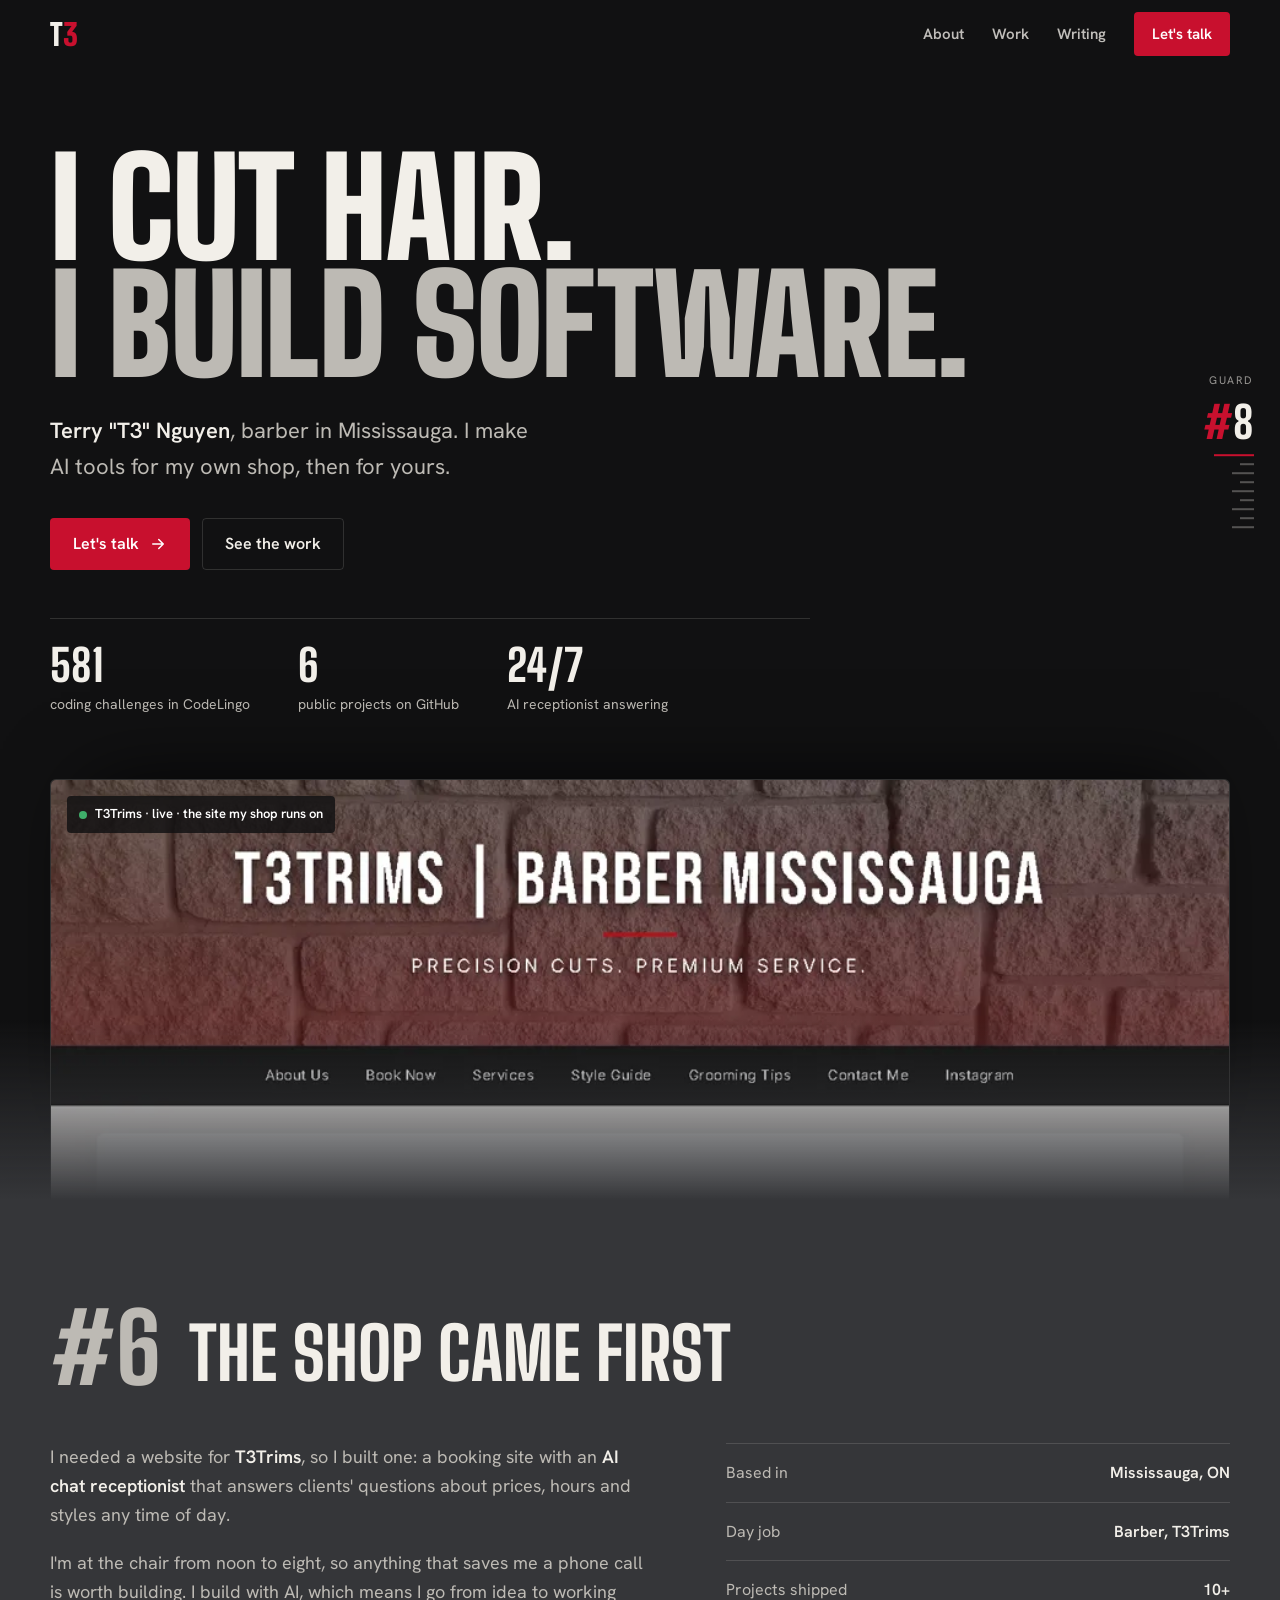
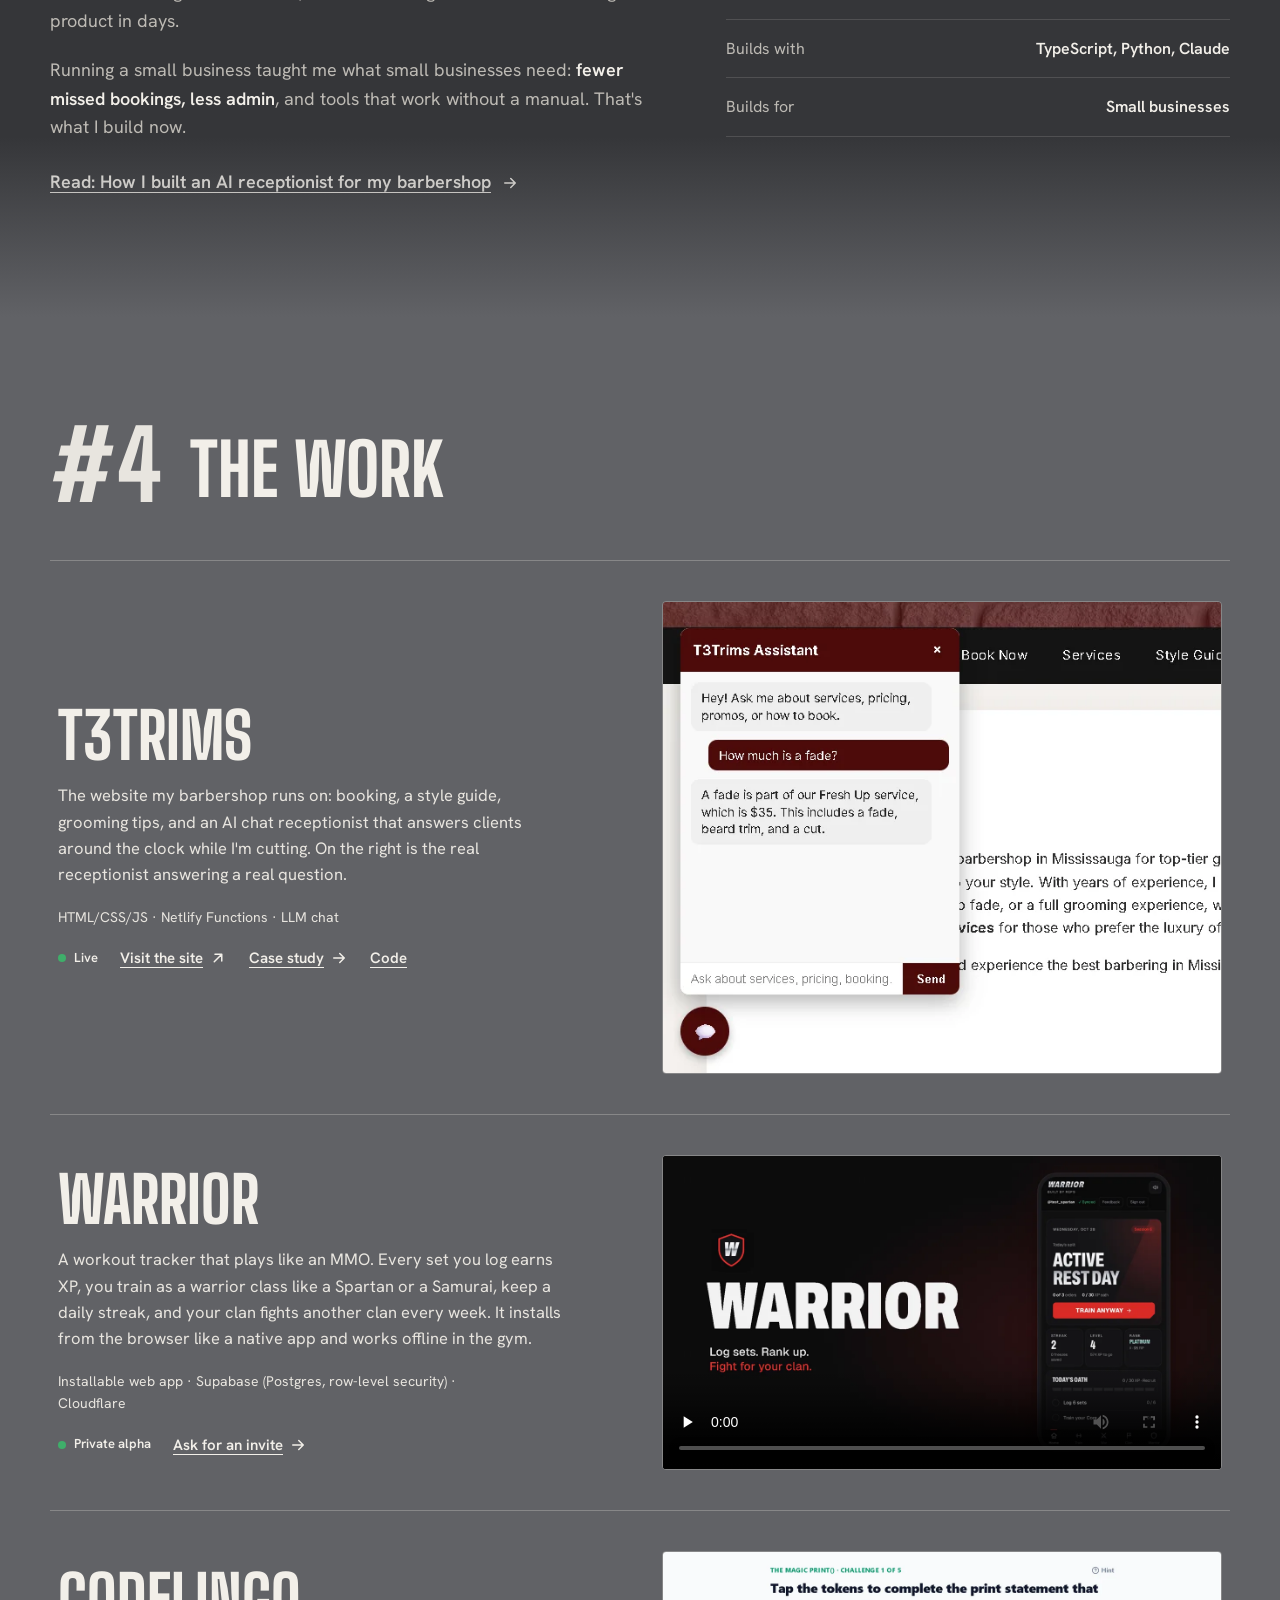
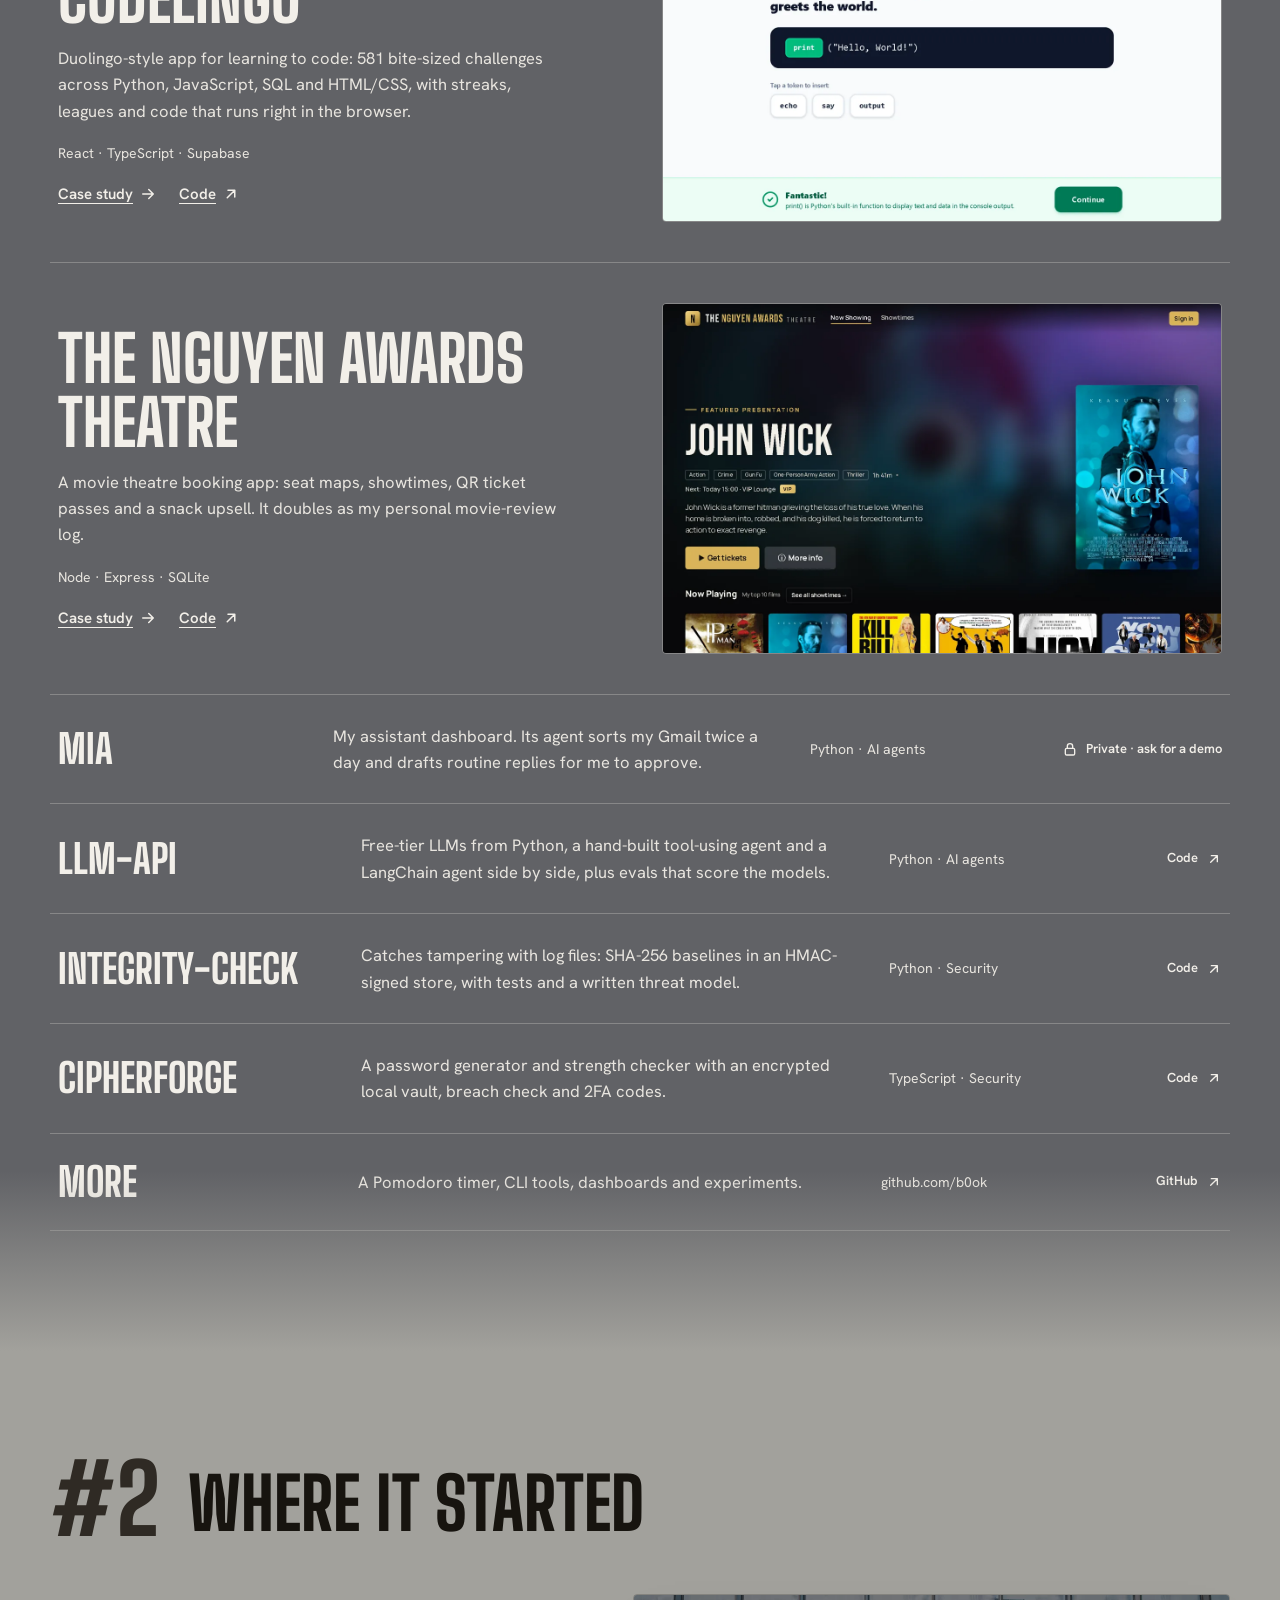
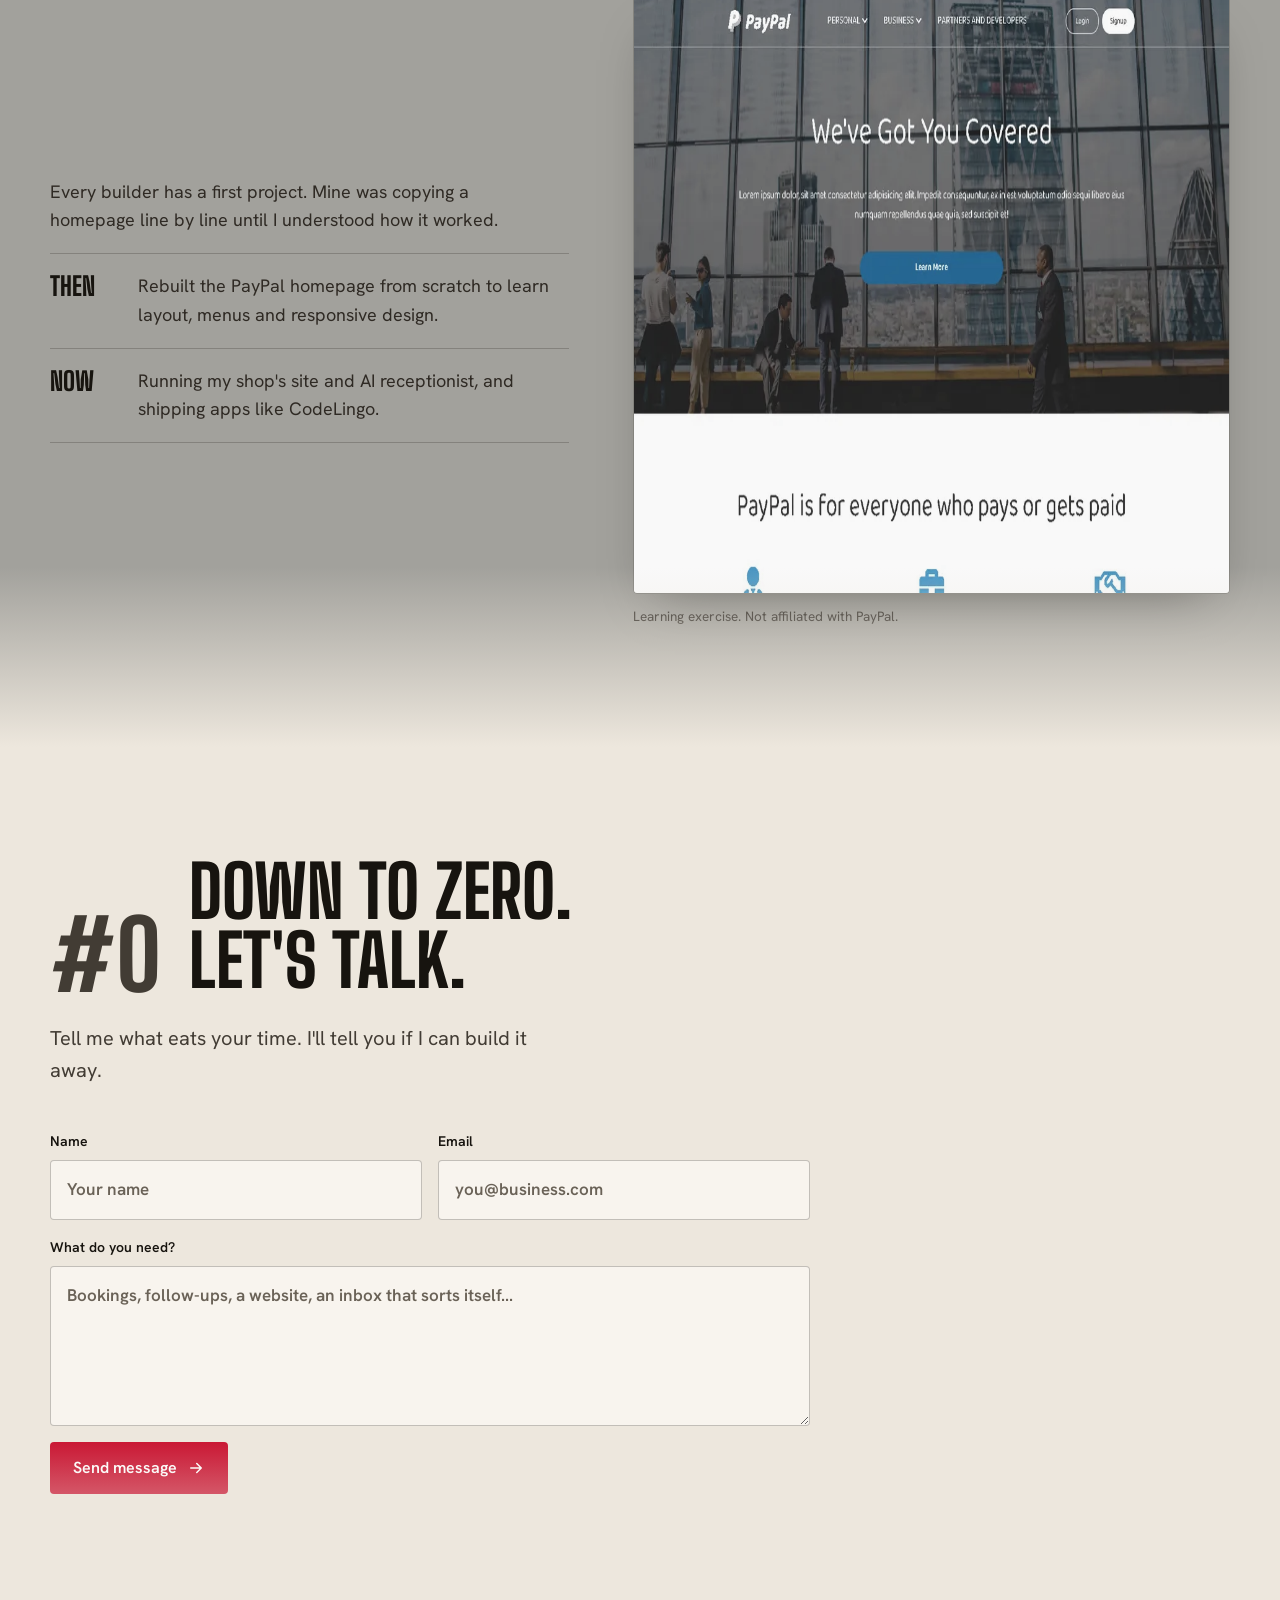
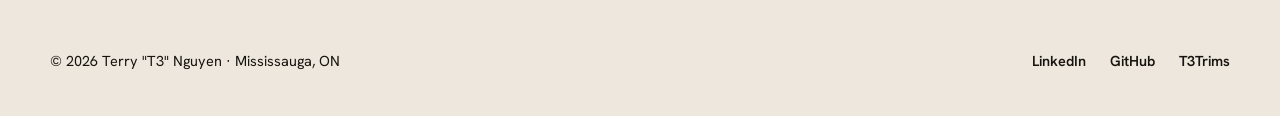
<file: index.html>
<!DOCTYPE html>
<html lang="en">
<head>
<meta charset="UTF-8">
<meta name="viewport" content="width=device-width, initial-scale=1.0">
<title>Terry "T3" Nguyen | Barber turned builder</title>
<meta name="description" content="Barber in Mississauga who builds AI tools for small businesses: booking sites, AI receptionists and automations.">
<meta name="theme-color" content="#111112">
<meta property="og:title" content="Terry &quot;T3&quot; Nguyen | Barber turned builder">
<meta property="og:description" content="I cut hair. I build software. AI tools for my own shop, then for yours.">
<meta property="og:image" content="https://t3rrynguy3n.netlify.app/images/og.png">
<meta property="og:image:width" content="1200">
<meta property="og:image:height" content="630">
<meta property="og:url" content="https://t3rrynguy3n.netlify.app/">
<meta name="twitter:card" content="summary_large_image">
<link rel="preconnect" href="https://fonts.googleapis.com">
<link rel="preconnect" href="https://fonts.gstatic.com" crossorigin>
<link href="https://fonts.googleapis.com/css2?family=Big+Shoulders+Display:wght@600;800;900&family=Hanken+Grotesk:wght@400;500;600;700&display=swap" rel="stylesheet">
<style>
  :root {
    /* guard bands: #8 longest hair (darkest) down to #0 skin */
    --g8: #111112; --g6: #353639; --g4: #616266; --g2: #a2a19c; --g0: #ede7dd;
    --ink-light: #f2efe9; --ink-light-2: #bdbab4;
    --ink-dark: #17140f; --ink-dark-2: #423c34;
    --red: #c8102e; --red-hover: #a50d26; --live: #3fae6a;
    --steel: rgba(242,239,233,0.14); --steel-dark: rgba(23,20,15,0.16);
    --display: "Big Shoulders Display", "Arial Narrow", sans-serif;
    --body: "Hanken Grotesk", system-ui, sans-serif;
    --ease: cubic-bezier(.16, 1, .3, 1);
    --blend: 180px;
  }
  * { box-sizing: border-box; margin: 0; padding: 0; }
  html { scroll-behavior: smooth; scrollbar-color: #6b6b6f var(--g8); }
  body { font: 18px/1.6 var(--body); background: var(--g8); color: var(--ink-light); -webkit-font-smoothing: antialiased; caret-color: var(--red); }
  ::selection { background: var(--red); color: #fff; }
  a { color: inherit; text-underline-offset: 4px; text-decoration-thickness: 1px; }
  :focus-visible { outline: 2px solid var(--red); outline-offset: 3px; border-radius: 2px; }
  svg.i { width: 18px; height: 18px; flex: none; stroke: currentColor; fill: none; stroke-width: 2; stroke-linecap: round; stroke-linejoin: round; }
  .wrap { width: min(1180px, 100% - 48px); margin: 0 auto; }
  .sr { position: absolute; width: 1px; height: 1px; overflow: hidden; clip: rect(0 0 0 0); white-space: nowrap; }

  /* bands + fade blends */
  .band { position: relative; }
  .band::before { content: ""; position: absolute; left: 0; right: 0; top: calc(var(--blend) * -1); height: var(--blend); pointer-events: none;
    background: linear-gradient(to bottom, transparent, var(--bg)); }
  .band { background: var(--bg); }
  [data-guard="8"] { --bg: var(--g8); }
  [data-guard="6"] { --bg: var(--g6); }
  [data-guard="4"] { --bg: var(--g4); --ink-light-2: #e8e5df; --steel: rgba(242,239,233,0.26); }
  [data-guard="2"] { --bg: var(--g2); color: var(--ink-dark); --ink-dark-2: #2f2a24; --steel-dark: rgba(23,20,15,0.22); }
  [data-guard="0"] { --bg: var(--g0); color: var(--ink-dark); }
  [data-guard="8"]::before { display: none; }

  /* top bar */
  .top { position: fixed; inset: 0 0 auto 0; z-index: 40; transition: background .4s var(--ease), color .4s var(--ease); }
  .top .wrap { display: flex; align-items: center; gap: 12px; height: 68px; }
  .top nav { margin-left: auto; }
  .top.light { color: var(--ink-dark); }
  .mark { font: 900 30px/1 var(--display); letter-spacing: 0.01em; text-decoration: none; }
  .mark span { color: var(--red); }
  .top nav { display: flex; align-items: center; gap: 28px; font-size: 15px; font-weight: 600; }
  .top nav a { text-decoration: none; opacity: .78; transition: opacity .2s; }
  .top nav a:hover { opacity: 1; }
  .top nav a.talk { opacity: 1; background: var(--red); color: #fff; padding: 10px 18px; border-radius: 4px; }
  .top nav a.talk:hover { background: var(--red-hover); }
  .menu-btn { display: none; font: 600 15px/1 var(--body); color: inherit; background: none; border: 1px solid currentColor; border-radius: 4px; padding: 10px 14px; cursor: pointer; }

  /* guard dial */
  .dial { position: fixed; right: 26px; top: 50%; transform: translateY(-50%); z-index: 30; display: grid; justify-items: end; gap: 10px; color: var(--ink-light); transition: color .4s var(--ease); }
  .dial.light { color: var(--ink-dark); }
  .dial .num { font: 800 44px/1 var(--display); font-variant-numeric: tabular-nums; }
  .dial .num b { color: var(--red); font-weight: 800; }
  .dial ol { list-style: none; display: grid; gap: 7px; }
  .dial li { height: 2px; width: 14px; background: currentColor; opacity: .3; justify-self: end; transition: width .5s var(--ease), opacity .5s var(--ease), background .5s; }
  .dial li.even { width: 22px; }
  .dial li.on { width: 40px; opacity: 1; background: var(--red); }
  .dial small { font-size: 11px; letter-spacing: .14em; text-transform: uppercase; opacity: .6; }

  /* hero (#8) */
  .hero { min-height: 100svh; padding: 150px 0 0; display: flex; flex-direction: column; overflow: hidden; }
  .hero h1 { font: 900 clamp(64px, 10.6vw, 172px)/0.86 var(--display); text-transform: uppercase; letter-spacing: -0.01em; text-wrap: balance; }
  .hero h1 .ln { display: block; animation: pass 1.1s var(--ease) both; }
  .hero h1 .ln + .ln { animation-delay: .14s; color: var(--ink-light-2); }
  @keyframes pass { from { clip-path: inset(0 100% 0 0); transform: translateX(-12px); } to { clip-path: inset(0 0 0 0); transform: none; } }
  .hero .who { margin-top: 30px; max-width: 40ch; text-wrap: pretty; font-size: clamp(19px, 2vw, 22px); color: var(--ink-light-2); }
  .hero .who strong { color: var(--ink-light); font-weight: 600; }
  .actions { display: flex; flex-wrap: wrap; gap: 12px; margin-top: 34px; }
  .btn { display: inline-flex; align-items: center; gap: 10px; font: 600 16px/1 var(--body); padding: 16px 22px; border-radius: 4px; text-decoration: none; border: 1px solid transparent; transition: background .2s, border-color .2s, transform .2s var(--ease); }
  .btn.red { background: var(--red); color: #fff; }
  .btn.red:hover { background: var(--red-hover); }
  .btn.line { border-color: var(--steel); }
  .btn.line:hover { border-color: currentColor; }
  .btn:hover svg { transform: translateX(3px); }
  .btn svg { transition: transform .2s var(--ease); }
  .stats { list-style: none; display: flex; flex-wrap: wrap; gap: 20px 48px; margin-top: 48px; padding-top: 24px; border-top: 1px solid var(--steel); max-width: 760px; }
  .stats li { display: grid; gap: 6px; font-size: 14px; color: var(--ink-light-2); }
  .stats b { font: 800 44px/1 var(--display); color: var(--ink-light); font-variant-numeric: tabular-nums; }
  .plate { margin-top: auto; padding-top: 64px; }
  .plate figure { position: relative; border-radius: 6px 6px 0 0; overflow: hidden; border: 1px solid var(--steel); border-bottom: 0; box-shadow: 0 -30px 80px -40px rgba(0,0,0,.9); }
  .plate img { display: block; width: 100%; height: clamp(180px, 34vw, 420px); object-fit: cover; object-position: top; }
  .plate figcaption { position: absolute; left: 16px; top: 16px; display: inline-flex; align-items: center; gap: 8px; font-size: 13px; font-weight: 600; color: #fff; background: rgba(17,17,18,.82); padding: 8px 12px; border-radius: 4px; }
  .dot { width: 8px; height: 8px; border-radius: 50%; background: var(--live); }

  /* shared section heads */
  .sec { padding: 110px 0 120px; }
  .head { display: grid; grid-template-columns: auto 1fr; gap: 0 28px; align-items: end; margin-bottom: 56px; }
  .guard { font: 800 clamp(88px, 13vw, 96px)/0.8 var(--display); color: var(--ink-light-2); font-variant-numeric: tabular-nums; }
  [data-guard="2"] .guard, [data-guard="0"] .guard { color: var(--ink-dark-2); }
  .head h2 { font: 800 clamp(40px, 6vw, 72px)/0.95 var(--display); text-transform: uppercase; letter-spacing: 0; text-wrap: balance; }

  /* about (#6) */
  .story { display: grid; grid-template-columns: 1.2fr 1fr; gap: 72px; }
  .story p { color: var(--ink-light-2); margin-bottom: 20px; max-width: 62ch; }
  .story p strong { color: var(--ink-light); font-weight: 600; }
  .read { display: inline-flex; align-items: center; gap: 10px; margin-top: 6px; font-weight: 600; color: var(--ink-light); }
  .read:hover { color: #fff; }
  .read svg { transition: transform .2s var(--ease); }
  .read:hover svg { transform: translateX(3px); }
  .facts { list-style: none; border-top: 1px solid var(--steel); }
  .facts li { display: flex; justify-content: space-between; gap: 20px; padding: 16px 0; border-bottom: 1px solid var(--steel); font-size: 16px; color: var(--ink-light-2); }
  .facts li b { color: var(--ink-light); font-weight: 600; text-align: right; }

  /* work (#4): the guard chart */
  .chart { border-top: 1px solid var(--steel); }
  .row { display: grid; grid-template-columns: minmax(170px, 1.1fr) 2fr 1fr auto; gap: 28px; align-items: center; padding: 28px 8px; border-bottom: 1px solid var(--steel); text-decoration: none; transition: background .3s var(--ease); }
  a.row h3, a.row p, a.row .stack { transition: transform .3s var(--ease); }
  @media (hover: hover) and (pointer: fine) {
    a.row:hover { background: rgba(242,239,233,.05); }
    a.row:hover h3, a.row:hover p, a.row:hover .stack { transform: translateX(10px); }
  }
  .row h3 { font: 800 clamp(30px, 3.4vw, 40px)/1 var(--display); text-transform: uppercase; }
  .row p { color: var(--ink-light-2); font-size: 16.5px; max-width: 56ch; }
  .row .stack { font-size: 14px; color: var(--ink-light-2); }
  .status { display: inline-flex; align-items: center; gap: 8px; font-size: 13px; font-weight: 600; white-space: nowrap; justify-self: end; }
  .status svg { width: 16px; height: 16px; }
  a.row .status svg.go { transition: transform .3s var(--ease); }
  a.row:hover .status svg.go { transform: translate(3px, -3px); }
  .row.featured { grid-template-columns: 1fr 1fr; gap: 40px; padding: 40px 8px; }
  .row.featured h3 { font-size: clamp(44px, 5vw, 64px); margin-bottom: 14px; }
  .row.featured p { margin-bottom: 18px; }
  .row.featured img { width: 100%; height: auto; max-width: 560px; justify-self: end; display: block; border-radius: 4px; border: 1px solid var(--steel); }
  .row.featured .links { display: flex; gap: 22px; font-weight: 600; font-size: 15px; }
  .row.featured .links a { display: inline-flex; align-items: center; gap: 6px; }
  .row.featured .shot { overflow: hidden; border-radius: 4px; border: 1px solid var(--steel); max-width: 560px; justify-self: end; }
  .row.featured .shot img { border: 0; border-radius: 0; transition: transform .6s var(--ease); }
  .row.featured .shot video { display: block; width: 100%; height: auto; background: #0A0A0B; }
  @media (hover: hover) and (pointer: fine) { .row.featured:hover .shot img { transform: scale(1.03); } }

  /* scroll reveal: only when JS is on and motion is welcome */
  @media (prefers-reduced-motion: no-preference) {
    .js [data-reveal] { opacity: 0; transform: translateY(12px); filter: blur(4px); transition: opacity .6s var(--ease), transform .6s var(--ease), filter .6s var(--ease); transition-delay: calc(var(--i, 0) * 90ms); }
    .js [data-reveal].in { opacity: 1; transform: none; filter: none; }
  }

  /* origin (#2) */
  .origin { display: grid; grid-template-columns: 1fr 1.15fr; gap: 64px; align-items: center; }
  .origin p { color: var(--ink-dark-2); max-width: 46ch; margin-bottom: 18px; }
  .tn { display: grid; grid-template-columns: 76px 1fr; gap: 12px; padding: 18px 0; border-top: 1px solid var(--steel-dark); }
  .tn:last-of-type { border-bottom: 1px solid var(--steel-dark); }
  .tn b { font: 800 26px/1.1 var(--display); text-transform: uppercase; }
  .tn span { color: var(--ink-dark-2); }
  .origin figure img { display: block; width: 100%; border-radius: 4px; border: 1px solid var(--steel-dark); box-shadow: 0 24px 50px -24px rgba(23,20,15,.45); filter: grayscale(.35) contrast(.95); }
  .origin figcaption { margin-top: 12px; font-size: 13.5px; color: var(--ink-dark-2); }

  /* contact (#0) */
  .contact .head h2 { max-width: 12ch; }
  .contact .lede { font-size: 20px; color: var(--ink-dark-2); max-width: 44ch; margin: -28px 0 44px; }
  form { display: grid; grid-template-columns: 1fr 1fr; gap: 16px; max-width: 760px; }
  form .full { grid-column: 1 / -1; }
  label { display: grid; gap: 8px; font-size: 14px; font-weight: 600; }
  input, textarea { font: inherit; font-size: 17px; color: var(--ink-dark); background: #f8f4ee; border: 1px solid rgba(23,20,15,.24); border-radius: 4px; padding: 15px 16px; transition: border-color .2s, box-shadow .2s; }
  input::placeholder, textarea::placeholder { color: #6a6257; }
  input:focus, textarea:focus { outline: none; border-color: var(--red); box-shadow: 0 0 0 3px rgba(200,16,46,.18); }
  textarea { min-height: 160px; resize: vertical; }
  form button { justify-self: start; cursor: pointer; border: 0; }
  .hp { position: absolute; left: -9999px; }

  footer { border-top: 1px solid var(--steel-dark); padding: 34px 0 44px; font-size: 14.5px; color: var(--ink-dark-2); }
  footer .wrap { display: flex; flex-wrap: wrap; gap: 16px 28px; justify-content: space-between; }
  footer nav { display: flex; gap: 24px; }
  footer a { text-decoration: none; font-weight: 600; color: var(--ink-dark); }
  footer a:hover { text-decoration: underline; }

  @media (max-width: 960px) {
    .story, .origin, .row.featured { grid-template-columns: 1fr; gap: 40px; }
    .row { grid-template-columns: 1fr auto; gap: 8px 20px; }
    .row p, .row .stack { grid-column: 1 / -1; }
    .row .status { grid-row: 1; grid-column: 2; }
    .dial { top: auto; bottom: 16px; right: 16px; transform: none; display: flex; align-items: center; gap: 10px; padding: 8px 14px; border-radius: 999px; background: rgba(17,17,18,.88); }
    .dial.light { background: rgba(237,231,221,.94); }
    .dial small { display: none; }
    .dial .num { font-size: 24px; }
    .dial ol { display: flex; align-items: center; gap: 4px; }
    .dial li, .dial li.even { width: 2px; height: 10px; }
    .dial li.even { height: 14px; }
    .dial li.on { width: 2px; height: 22px; }
    .dial li { transition: height .5s var(--ease), opacity .5s var(--ease), background .5s; }
  }
  @media (max-width: 640px) {
    body { font-size: 17px; }
    .wrap { width: calc(100% - 32px); }
    .menu-btn { display: block; }
    .top.open .menu-btn { margin-left: auto; }
    .top nav a:not(.talk) { display: none; }
    .top.open { background: var(--g8) !important; color: var(--ink-light); }
    .top.open nav { position: absolute; top: 68px; left: 0; right: 0; flex-direction: column; align-items: stretch; gap: 0; padding: 8px 16px 20px; background: var(--g8); border-bottom: 1px solid var(--steel); }
    .top.open nav a:not(.talk) { display: block; padding: 14px 0; font-size: 18px; opacity: 1; border-bottom: 1px solid var(--steel); }
    .top.open nav a.talk { margin-top: 16px; text-align: center; }
    .stats { display: grid; grid-template-columns: repeat(3, minmax(0, 1fr)); gap: 16px; }
    .stats li { font-size: 13px; line-height: 1.4; }
    .stats b { font-size: 34px; }
    .hero { padding-top: 120px; }
    .sec { padding: 120px 0 100px; }
    .head { grid-template-columns: 1fr; gap: 6px; margin-bottom: 40px; }
    .guard { font-size: 72px; }
    form { grid-template-columns: 1fr; }
    .plate figcaption { position: static; border-radius: 0; background: var(--g6); width: 100%; padding: 12px 150px 12px 14px; }
    .contact .lede { margin-top: -16px; }
    :root { --blend: 120px; }
  }
  @media (prefers-reduced-motion: reduce) {
    html { scroll-behavior: auto; }
    *, *::before, *::after { animation: none !important; transition: none !important; }
  }
</style>
</head>
<body>

<header class="top" id="top-bar">
  <div class="wrap">
    <a class="mark" href="#top">T<span>3</span></a>
    <nav aria-label="Main" id="main-nav">
      <a href="#about">About</a>
      <a href="#work">Work</a>
      <a href="posts/">Writing</a>
      <a class="talk" href="#contact">Let's talk</a>
    </nav>
    <button class="menu-btn" type="button" aria-expanded="false" aria-controls="main-nav">Menu</button>
  </div>
</header>

<aside class="dial" id="dial" aria-hidden="true">
  <small>Guard</small>
  <div class="num"><b>#</b><span id="dial-num">8</span></div>
  <ol>
    <li data-g="8" class="even on"></li><li data-g="7"></li><li data-g="6" class="even"></li><li data-g="5"></li>
    <li data-g="4" class="even"></li><li data-g="3"></li><li data-g="2" class="even"></li><li data-g="1"></li><li data-g="0" class="even"></li>
  </ol>
</aside>

<main id="top">
  <section class="band hero" data-guard="8" aria-labelledby="hero-title">
    <div class="wrap">
      <h1 id="hero-title"><span class="ln">I cut hair.</span><span class="ln">I build software.</span></h1>
      <p class="who"><strong>Terry "T3" Nguyen</strong>, barber in Mississauga. I make AI tools for my own shop, then for yours.</p>
      <div class="actions">
        <a class="btn red" href="#contact">Let's talk <svg class="i" viewBox="0 0 24 24"><path d="M5 12h14M13 6l6 6-6 6"/></svg></a>
        <a class="btn line" href="#work">See the work</a>
      </div>
      <ul class="stats">
        <li><b>581</b>coding challenges in CodeLingo</li>
        <li><b>6</b>public projects on GitHub</li>
        <li><b>24/7</b>AI receptionist answering</li>
      </ul>
    </div>
    <div class="wrap plate">
      <figure>
        <img src="images/t3trims.webp" alt="The T3Trims website, which T3 built for his barbershop" width="960" height="600">
        <figcaption><span class="dot"></span>T3Trims · live · the site my shop runs on</figcaption>
      </figure>
    </div>
  </section>

  <section class="band sec" id="about" data-guard="6" aria-labelledby="about-title">
    <div class="wrap">
      <div class="head"><span class="guard" aria-hidden="true">#6</span><h2 id="about-title">The shop came first</h2></div>
      <div class="story">
        <div>
          <p>I needed a website for <strong>T3Trims</strong>, so I built one: a booking site with an <strong>AI chat receptionist</strong> that answers clients' questions about prices, hours and styles any time of day.</p>
          <p>I'm at the chair from noon to eight, so anything that saves me a phone call is worth building. I build with AI, which means I go from idea to working product in days.</p>
          <p>Running a small business taught me what small businesses need: <strong>fewer missed bookings, less admin</strong>, and tools that work without a manual. That's what I build now.</p>
          <a class="read" href="posts/ai-receptionist.html">Read: How I built an AI receptionist for my barbershop <svg class="i" viewBox="0 0 24 24"><path d="M5 12h14M13 6l6 6-6 6"/></svg></a>
        </div>
        <ul class="facts">
          <li>Based in<b>Mississauga, ON</b></li>
          <li>Day job<b>Barber, T3Trims</b></li>
          <li>Projects shipped<b>10+</b></li>
          <li>Builds with<b>TypeScript, Python, Claude</b></li>
          <li>Builds for<b>Small businesses</b></li>
        </ul>
      </div>
    </div>
  </section>

  <section class="band sec" id="work" data-guard="4" aria-labelledby="work-title">
    <div class="wrap">
      <div class="head"><span class="guard" aria-hidden="true">#4</span><h2 id="work-title">The work</h2></div>
      <div class="chart">
        <div class="row featured">
          <div>
            <h3>T3Trims</h3>
            <p>The website my barbershop runs on: booking, a style guide, grooming tips, and an AI chat receptionist that answers clients around the clock while I'm cutting. On the right is the real receptionist answering a real question.</p>
            <p class="stack">HTML/CSS/JS · Netlify Functions · LLM chat</p>
            <div class="links">
              <span class="status"><span class="dot"></span>Live</span>
              <a href="https://t3trims.netlify.app" target="_blank" rel="noopener">Visit the site <svg class="i" viewBox="0 0 24 24"><path d="M7 17 17 7M8 7h9v9"/></svg></a>
              <a href="posts/ai-receptionist.html">Case study <svg class="i" viewBox="0 0 24 24"><path d="M5 12h14M13 6l6 6-6 6"/></svg></a>
              <a href="https://github.com/b0ok/T3trims" target="_blank" rel="noopener">Code</a>
            </div>
          </div>
          <img src="images/t3trims-chat.webp" alt="The T3Trims AI receptionist answering &quot;How much is a fade?&quot; with the Fresh Up price of $35" width="640" height="540" loading="lazy">
        </div>

        <div class="row featured" id="warrior">
          <div>
            <h3>WARRIOR</h3>
            <p>A workout tracker that plays like an MMO. Every set you log earns XP, you train as a warrior class like a Spartan or a Samurai, keep a daily streak, and your clan fights another clan every week. It installs from the browser like a native app and works offline in the gym.</p>
            <p class="stack">Installable web app · Supabase (Postgres, row-level security) · Cloudflare</p>
            <div class="links">
              <span class="status"><span class="dot"></span>Private alpha</span>
              <a href="#contact">Ask for an invite <svg class="i" viewBox="0 0 24 24"><path d="M5 12h14M13 6l6 6-6 6"/></svg></a>
            </div>
          </div>
          <div class="shot"><video src="images/warrior-trailer.mp4" poster="images/warrior.webp" controls playsinline preload="none" width="1280" height="720" aria-label="WARRIOR alpha trailer: log sets, earn XP, pick a class, fight clan wars"></video></div>
        </div>

        <div class="row featured">
          <div>
            <h3>CodeLingo</h3>
            <p>Duolingo-style app for learning to code: 581 bite-sized challenges across Python, JavaScript, SQL and HTML/CSS, with streaks, leagues and code that runs right in the browser.</p>
            <p class="stack">React · TypeScript · Supabase</p>
            <div class="links">
              <a href="posts/codelingo.html">Case study <svg class="i" viewBox="0 0 24 24"><path d="M5 12h14M13 6l6 6-6 6"/></svg></a>
              <a href="https://github.com/b0ok/CodeLingo" target="_blank" rel="noopener">Code <svg class="i" viewBox="0 0 24 24"><path d="M7 17 17 7M8 7h9v9"/></svg></a>
            </div>
          </div>
          <div class="shot"><img src="images/codelingo.webp" alt="A CodeLingo Python challenge: the learner filled in print to complete print(&quot;Hello, World!&quot;) and got it right" width="1280" height="615" loading="lazy"></div>
        </div>

        <div class="row featured">
          <div>
            <h3>The Nguyen Awards Theatre</h3>
            <p>A movie theatre booking app: seat maps, showtimes, QR ticket passes and a snack upsell. It doubles as my personal movie-review log.</p>
            <p class="stack">Node · Express · SQLite</p>
            <div class="links">
              <a href="posts/theatre.html">Case study <svg class="i" viewBox="0 0 24 24"><path d="M5 12h14M13 6l6 6-6 6"/></svg></a>
              <a href="https://github.com/b0ok/movie-reservation" target="_blank" rel="noopener">Code <svg class="i" viewBox="0 0 24 24"><path d="M7 17 17 7M8 7h9v9"/></svg></a>
            </div>
          </div>
          <div class="shot"><img src="images/theatre.webp" alt="The Nguyen Awards Theatre home page featuring John Wick, with showtimes and a Get tickets button" width="1280" height="800" loading="lazy"></div>
        </div>

        <a class="row" href="#contact">
          <h3>MIA</h3>
          <p>My assistant dashboard. Its agent sorts my Gmail twice a day and drafts routine replies for me to approve.</p>
          <span class="stack">Python · AI agents</span>
          <span class="status"><svg class="i" viewBox="0 0 24 24"><rect x="5" y="11" width="14" height="10" rx="2"/><path d="M8 11V8a4 4 0 0 1 8 0v3"/></svg>Private · ask for a demo</span>
        </a>
        <a class="row" href="https://github.com/b0ok/llm-api" target="_blank" rel="noopener">
          <h3>llm-api</h3>
          <p>Free-tier LLMs from Python, a hand-built tool-using agent and a LangChain agent side by side, plus evals that score the models.</p>
          <span class="stack">Python · AI agents</span>
          <span class="status">Code <svg class="i go" viewBox="0 0 24 24"><path d="M7 17 17 7M8 7h9v9"/></svg></span>
        </a>
        <a class="row" href="https://github.com/b0ok/integrity-check" target="_blank" rel="noopener">
          <h3>integrity-check</h3>
          <p>Catches tampering with log files: SHA-256 baselines in an HMAC-signed store, with tests and a written threat model.</p>
          <span class="stack">Python · Security</span>
          <span class="status">Code <svg class="i go" viewBox="0 0 24 24"><path d="M7 17 17 7M8 7h9v9"/></svg></span>
        </a>
        <a class="row" href="https://github.com/b0ok/CipherForge" target="_blank" rel="noopener">
          <h3>CipherForge</h3>
          <p>A password generator and strength checker with an encrypted local vault, breach check and 2FA codes.</p>
          <span class="stack">TypeScript · Security</span>
          <span class="status">Code <svg class="i go" viewBox="0 0 24 24"><path d="M7 17 17 7M8 7h9v9"/></svg></span>
        </a>
        <a class="row" href="https://github.com/b0ok" target="_blank" rel="noopener">
          <h3>More</h3>
          <p>A Pomodoro timer, CLI tools, dashboards and experiments.</p>
          <span class="stack">github.com/b0ok</span>
          <span class="status">GitHub <svg class="i go" viewBox="0 0 24 24"><path d="M7 17 17 7M8 7h9v9"/></svg></span>
        </a>
      </div>
    </div>
  </section>

  <section class="band sec" id="origin" data-guard="2" aria-labelledby="origin-title">
    <div class="wrap">
      <div class="head"><span class="guard" aria-hidden="true">#2</span><h2 id="origin-title">Where it started</h2></div>
      <div class="origin">
        <div>
          <p>Every builder has a first project. Mine was copying a homepage line by line until I understood how it worked.</p>
          <div class="tn"><b>Then</b><span>Rebuilt the PayPal homepage from scratch to learn layout, menus and responsive design.</span></div>
          <div class="tn"><b>Now</b><span>Running my shop's site and AI receptionist, and shipping apps like CodeLingo.</span></div>
        </div>
        <figure>
          <img src="images/paypal-clone.webp" alt="T3's practice rebuild of the PayPal homepage" width="960" height="600">
          <figcaption>Learning exercise. Not affiliated with PayPal.</figcaption>
        </figure>
      </div>
    </div>
  </section>

  <section class="band sec contact" id="contact" data-guard="0" aria-labelledby="contact-title">
    <div class="wrap">
      <div class="head"><span class="guard" aria-hidden="true">#0</span><h2 id="contact-title">Down to zero. Let's talk.</h2></div>
      <p class="lede">Tell me what eats your time. I'll tell you if I can build it away.</p>
      <form name="contact" method="POST" data-netlify="true" netlify-honeypot="company">
        <input type="hidden" name="form-name" value="contact">
        <label class="hp">Leave this empty <input name="company" tabindex="-1" autocomplete="off"></label>
        <label>Name <input name="name" required autocomplete="name" placeholder="Your name"></label>
        <label>Email <input name="email" type="email" required autocomplete="email" placeholder="you@business.com"></label>
        <label class="full">What do you need? <textarea name="message" required placeholder="Bookings, follow-ups, a website, an inbox that sorts itself..."></textarea></label>
        <button class="btn red" type="submit">Send message <svg class="i" viewBox="0 0 24 24"><path d="M5 12h14M13 6l6 6-6 6"/></svg></button>
      </form>
    </div>
  </section>
</main>

<footer class="band" data-guard="0">
  <div class="wrap">
    <span>© 2026 Terry "T3" Nguyen · Mississauga, ON</span>
    <nav aria-label="Elsewhere">
      <a href="https://www.linkedin.com/in/t3rrynguy3n" target="_blank" rel="noopener">LinkedIn</a>
      <a href="https://github.com/b0ok" target="_blank" rel="noopener">GitHub</a>
      <a href="https://t3trims.netlify.app" target="_blank" rel="noopener">T3Trims</a>
    </nav>
  </div>
</footer>

<script>
  // Guard dial: tick from #8 to #0 as the fade bands pass the middle of the screen.
  const bands = [...document.querySelectorAll('main [data-guard]')];
  const dialNum = document.getElementById('dial-num');
  const ticks = [...document.querySelectorAll('#dial li')];
  const dial = document.getElementById('dial');
  const bar = document.getElementById('top-bar');

  function update() {
    const mid = innerHeight / 2;
    let g = 8, light = false;
    for (const b of bands) {
      const r = b.getBoundingClientRect();
      const span = r.height || 1;
      if (r.top <= mid) {
        const next = bands[bands.indexOf(b) + 1];
        const start = +b.dataset.guard;
        const end = next ? +next.dataset.guard : start;
        const t = Math.min(1, Math.max(0, ((mid - r.top) / span - 0.65) / 0.35));
        g = Math.round(start - (start - end) * t);
        light = start <= 2;
      }
    }
    dialNum.textContent = g;
    ticks.forEach(t => t.classList.toggle('on', +t.dataset.g === g));
    dial.classList.toggle('light', light);
    const topBand = bands.find(b => { const r = b.getBoundingClientRect(); return r.top <= 34 && r.bottom > 34; });
    bar.classList.toggle('light', !!topBand && +topBand.dataset.guard <= 2);
    bar.style.background = topBand && scrollY > 40 ? getComputedStyle(topBand).backgroundColor : 'transparent';
  }
  addEventListener('scroll', update, { passive: true });
  addEventListener('resize', update);
  update();

  // Phone menu
  const menuBtn = bar.querySelector('.menu-btn');
  const setMenu = open => { bar.classList.toggle('open', open); menuBtn.setAttribute('aria-expanded', open); menuBtn.textContent = open ? 'Close' : 'Menu'; };
  menuBtn.addEventListener('click', () => setMenu(!bar.classList.contains('open')));
  bar.querySelectorAll('nav a').forEach(a => a.addEventListener('click', () => setMenu(false)));
  addEventListener('keydown', e => { if (e.key === 'Escape' && bar.classList.contains('open')) { setMenu(false); menuBtn.focus(); } });

  // Scroll reveal: each section's pieces fade up in order as they enter view
  document.documentElement.classList.add('js');
  const revealGroups = ['.sec .head', '.story > *', '.chart > .row', '.origin > *', '.contact .lede', '.contact form'];
  const io = new IntersectionObserver(entries => entries.forEach(e => {
    if (e.isIntersecting) { e.target.classList.add('in'); io.unobserve(e.target); }
  }), { rootMargin: '0px 0px -10% 0px' });
  document.querySelectorAll(revealGroups.join(',')).forEach(el => {
    el.dataset.reveal = '';
    el.style.setProperty('--i', Math.min([...el.parentNode.children].indexOf(el), 3));
    io.observe(el);
  });
</script>
</body>
</html>
</file>
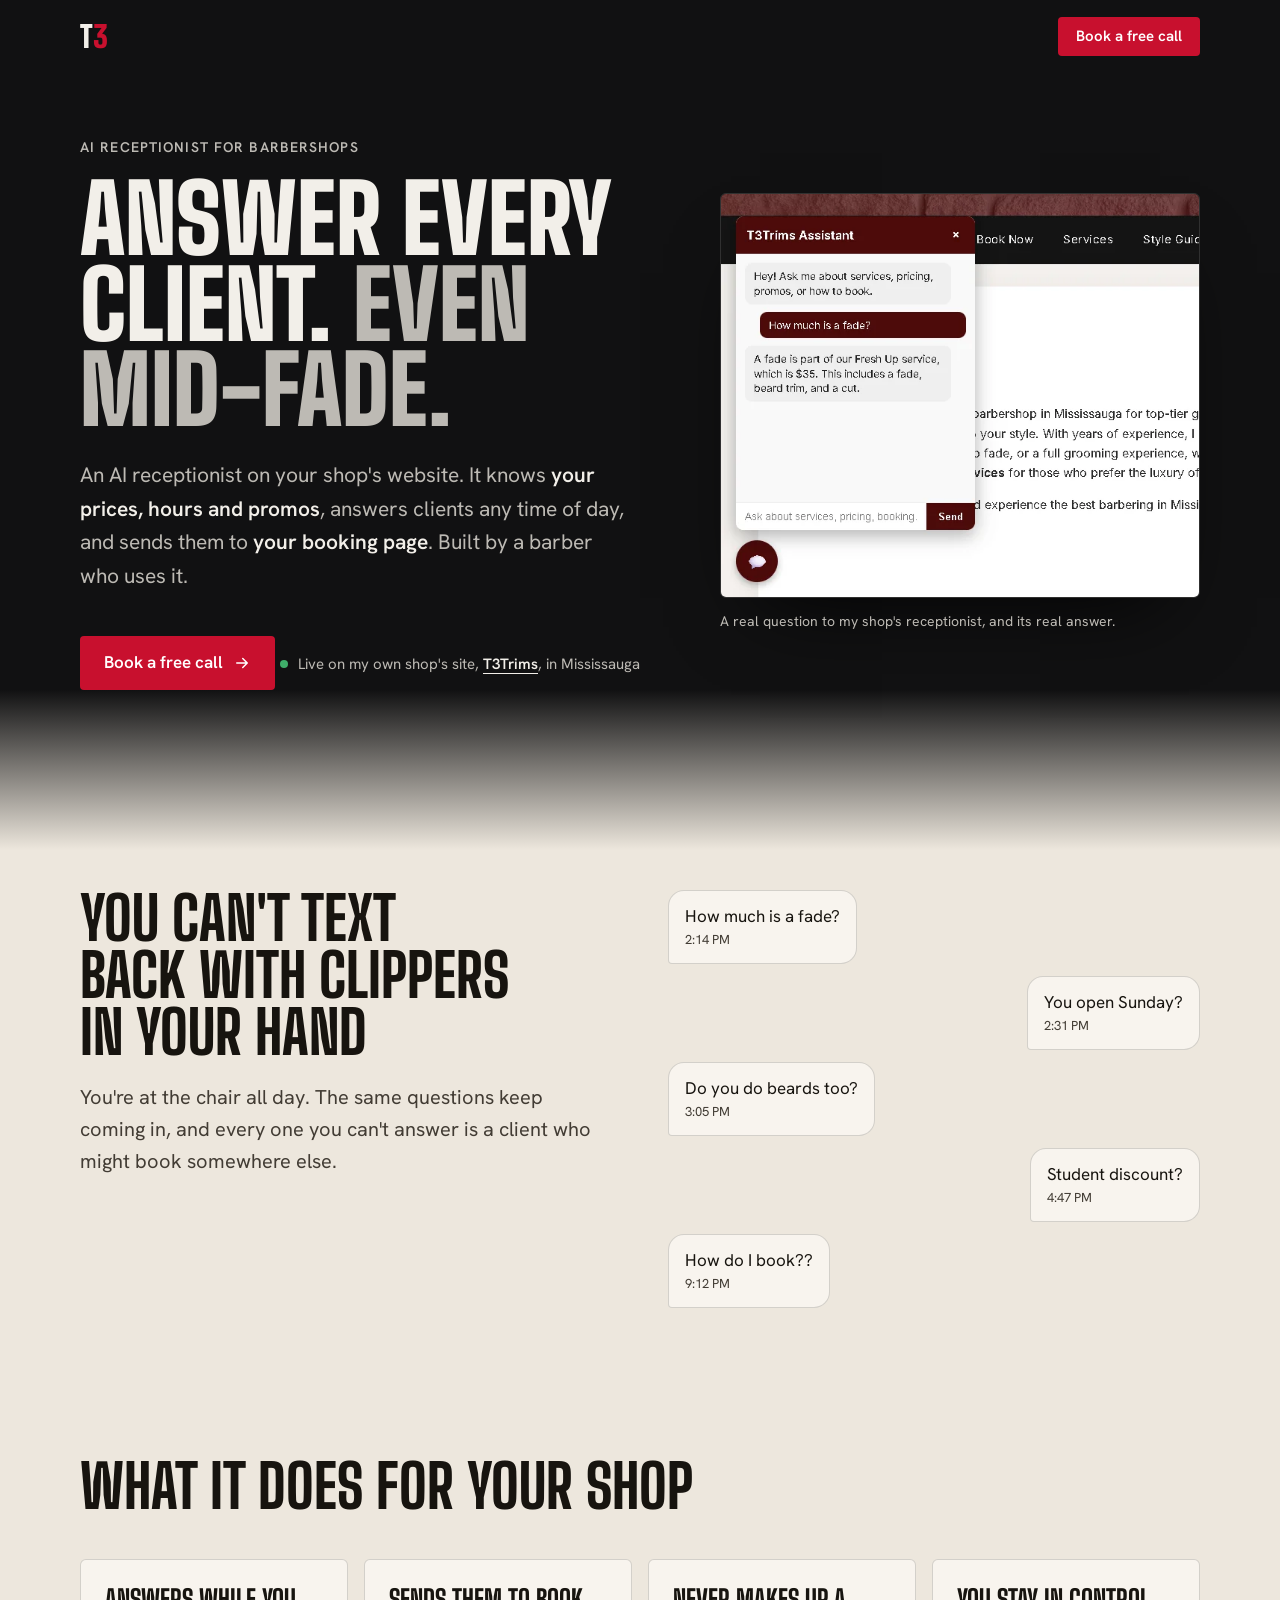
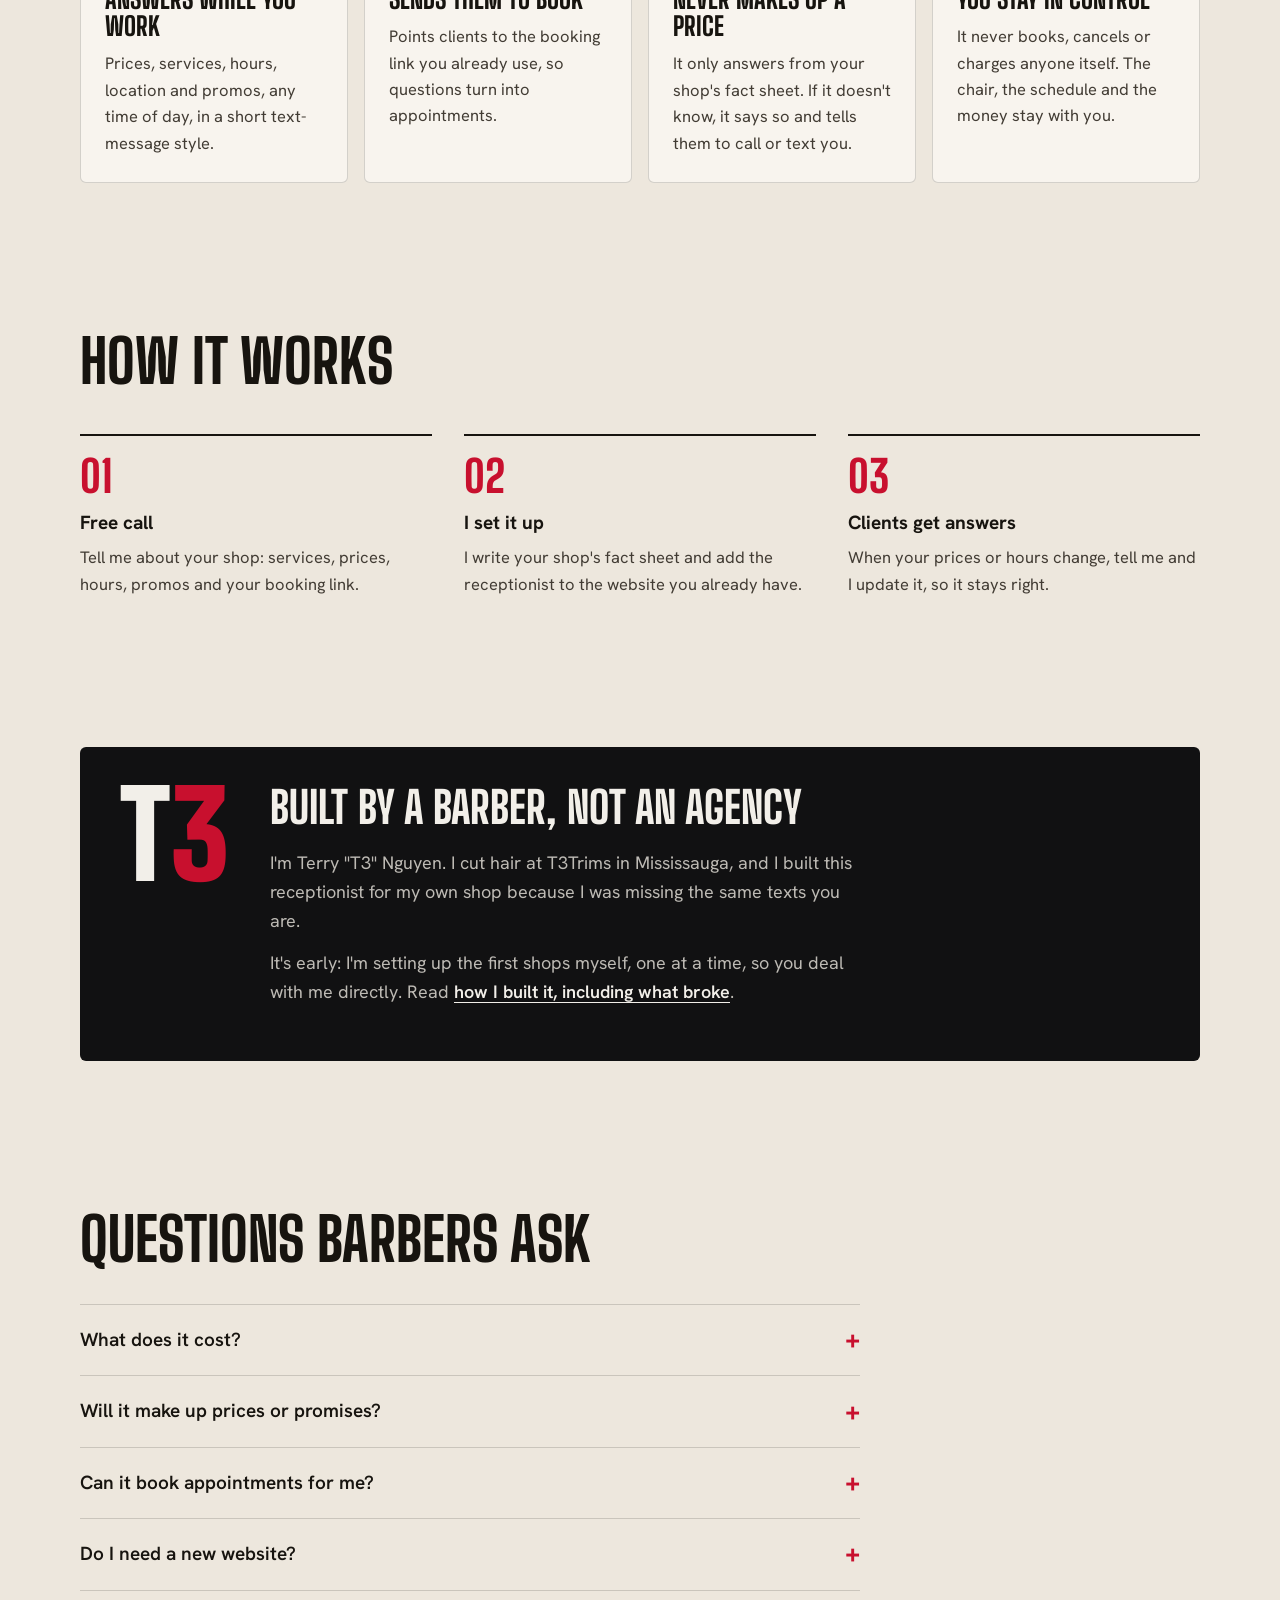
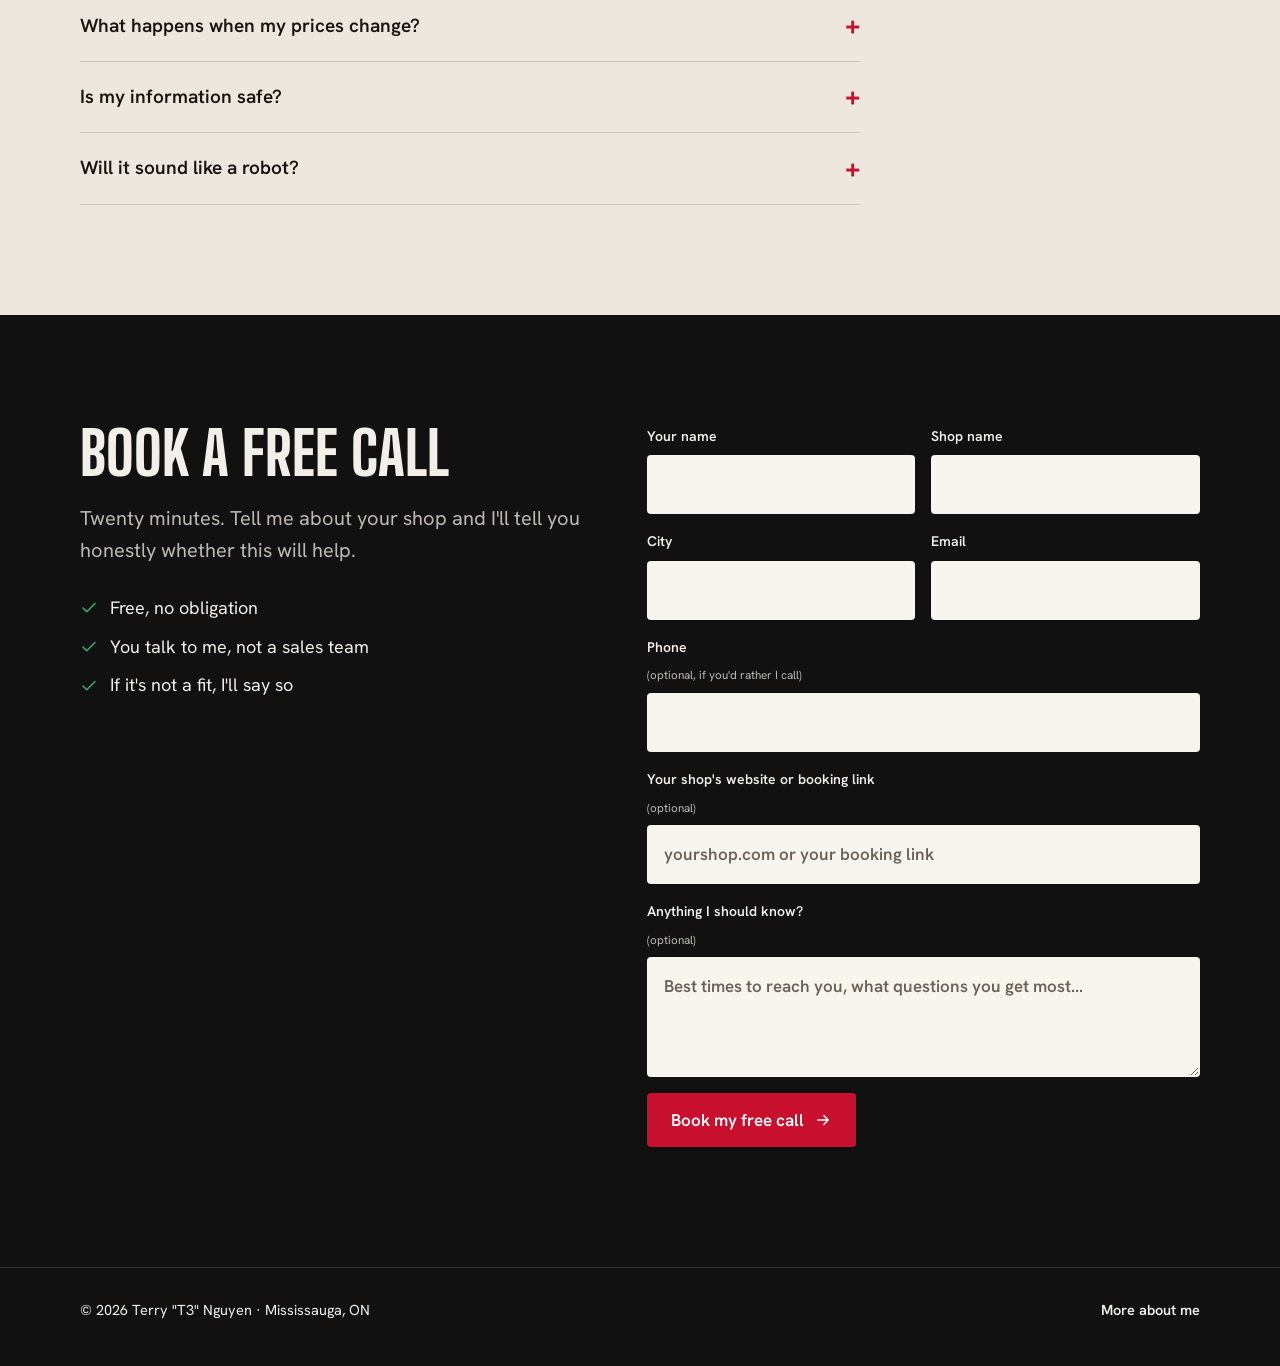
<file: barbers/index.html>
<!DOCTYPE html>
<html lang="en">
<head>
<meta charset="UTF-8">
<meta name="viewport" content="width=device-width, initial-scale=1.0">
<title>AI receptionist for barbershops | T3</title>
<meta name="description" content="An AI receptionist for your barbershop's website. It answers clients' questions about prices, hours and promos while you cut, and sends them to your booking page. Built by a working barber.">
<meta name="theme-color" content="#111112">
<meta property="og:title" content="An AI receptionist for your barbershop">
<meta property="og:description" content="Answers clients' questions while you cut. Built by a working barber in Mississauga.">
<meta property="og:image" content="https://t3rrynguy3n.netlify.app/images/og.png">
<meta property="og:url" content="https://t3rrynguy3n.netlify.app/barbers/">
<meta name="twitter:card" content="summary_large_image">
<link rel="preconnect" href="https://fonts.googleapis.com">
<link rel="preconnect" href="https://fonts.gstatic.com" crossorigin>
<link href="https://fonts.googleapis.com/css2?family=Big+Shoulders+Display:wght@800;900&family=Hanken+Grotesk:wght@400;500;600;700&display=swap" rel="stylesheet">
<style>
  :root {
    --g8: #111112; --g6: #353639; --g0: #ede7dd; --paper: #f8f4ee;
    --ink-light: #f2efe9; --ink-light-2: #bdbab4; --ink-dark: #17140f; --ink-dark-2: #423c34;
    --red: #c8102e; --red-hover: #a50d26; --live: #3fae6a;
    --steel: rgba(242,239,233,0.14); --steel-dark: rgba(23,20,15,0.16);
    --display: "Big Shoulders Display", "Arial Narrow", sans-serif;
    --body: "Hanken Grotesk", system-ui, sans-serif;
    --ease: cubic-bezier(.16, 1, .3, 1);
  }
  * { box-sizing: border-box; margin: 0; padding: 0; }
  html { scroll-behavior: smooth; }
  body { font: 18px/1.6 var(--body); background: var(--g0); color: var(--ink-dark); -webkit-font-smoothing: antialiased; }
  ::selection { background: var(--red); color: #fff; }
  a { color: inherit; text-underline-offset: 4px; text-decoration-thickness: 1px; }
  :focus-visible { outline: 2px solid var(--red); outline-offset: 3px; border-radius: 2px; }
  svg.i { width: 18px; height: 18px; flex: none; stroke: currentColor; fill: none; stroke-width: 2; stroke-linecap: round; stroke-linejoin: round; }
  .wrap { width: min(1120px, 100% - 48px); margin: 0 auto; }
  h2 { font: 800 clamp(36px, 5vw, 60px)/0.95 var(--display); text-transform: uppercase; text-wrap: balance; margin-bottom: 20px; }
  .lede { font-size: 20px; color: var(--ink-dark-2); max-width: 52ch; text-wrap: pretty; }
  .btn { display: inline-flex; align-items: center; gap: 10px; font: 600 17px/1 var(--body); padding: 18px 24px; border-radius: 4px; text-decoration: none; background: var(--red); color: #fff; border: 0; cursor: pointer; transition: background .2s; }
  .btn:hover { background: var(--red-hover); }
  .btn svg { transition: transform .2s var(--ease); }
  .btn:hover svg { transform: translateX(3px); }
  .note { font-size: 15px; color: var(--ink-light-2); margin-top: 14px; }

  /* top + hero (dark) */
  .dark { background: var(--g8); color: var(--ink-light); }
  .top .wrap { display: flex; align-items: center; justify-content: space-between; gap: 16px; height: 72px; }
  .mark { font: 900 30px/1 var(--display); text-decoration: none; }
  .mark span { color: var(--red); }
  .top .btn { padding: 12px 18px; font-size: 15px; }
  .hero { padding: 64px 0 0; position: relative; }
  .hero::after { content: ""; display: block; height: 160px; background: linear-gradient(var(--g8), var(--g0)); }
  .hero-grid { display: grid; grid-template-columns: 1.15fr 1fr; gap: 56px; align-items: center; }
  .kicker { font-size: 14px; font-weight: 600; letter-spacing: .08em; text-transform: uppercase; color: var(--ink-light-2); margin-bottom: 18px; }
  h1 { font: 900 clamp(52px, 7.4vw, 104px)/0.9 var(--display); text-transform: uppercase; text-wrap: balance; }
  h1 em { font-style: normal; color: var(--ink-light-2); }
  .hero .sub { margin: 26px 0 32px; font-size: clamp(19px, 2vw, 21px); color: var(--ink-light-2); max-width: 46ch; text-wrap: pretty; }
  .hero .sub strong { color: var(--ink-light); font-weight: 600; }
  .proof { display: inline-flex; align-items: center; gap: 10px; margin-top: 28px; font-size: 15px; color: var(--ink-light-2); }
  .dot { width: 8px; height: 8px; border-radius: 50%; background: var(--live); flex: none; }
  .proof a { color: var(--ink-light); font-weight: 600; }
  .shot { margin: 0; justify-self: end; max-width: 480px; width: 100%; }
  .shot img { display: block; width: 100%; height: auto; border-radius: 6px; border: 1px solid var(--steel); box-shadow: 0 40px 80px -40px rgba(0,0,0,.9); }
  .shot figcaption { margin-top: 12px; font-size: 14px; color: var(--ink-light-2); }

  section.light { padding: 40px 0 110px; }

  /* problem */
  .problem { display: grid; grid-template-columns: 1fr 1fr; gap: 56px; align-items: start; }
  .texts { list-style: none; display: grid; gap: 12px; }
  .texts li { justify-self: start; max-width: 32ch; padding: 12px 16px; background: var(--paper); border: 1px solid var(--steel-dark); border-radius: 16px 16px 16px 4px; font-size: 17px; }
  .texts li:nth-child(even) { justify-self: end; }
  .texts li small { display: block; font-size: 13px; color: var(--ink-dark-2); }

  /* benefits */
  .benefits { display: grid; grid-template-columns: repeat(auto-fit, minmax(240px, 1fr)); gap: 16px; margin-top: 44px; }
  .benefit { padding: 26px 24px; background: var(--paper); border: 1px solid var(--steel-dark); border-radius: 6px; }
  .benefit h3 { font: 800 26px/1.05 var(--display); text-transform: uppercase; margin-bottom: 10px; }
  .benefit p { font-size: 16.5px; color: var(--ink-dark-2); }

  /* steps */
  .steps { list-style: none; display: grid; grid-template-columns: repeat(3, minmax(0, 1fr)); gap: 32px; margin-top: 44px; counter-reset: s; }
  .steps li { counter-increment: s; border-top: 2px solid var(--ink-dark); padding-top: 18px; }
  .steps li::before { content: "0" counter(s); display: block; font: 800 44px/1 var(--display); color: var(--red); margin-bottom: 10px; font-variant-numeric: tabular-nums; }
  .steps h3 { font-size: 19px; font-weight: 700; margin-bottom: 6px; }
  .steps p { font-size: 16.5px; color: var(--ink-dark-2); }

  /* barber */
  .barber { display: grid; grid-template-columns: auto 1fr; gap: 40px; align-items: start; padding: 40px; background: var(--g8); color: var(--ink-light); border-radius: 6px; }
  .barber .big { font: 900 120px/0.8 var(--display); }
  .barber .big span { color: var(--red); }
  .barber h2 { font-size: clamp(32px, 4vw, 44px); }
  .barber p { color: var(--ink-light-2); max-width: 60ch; margin-bottom: 14px; }
  .barber a { color: var(--ink-light); font-weight: 600; }

  /* faq */
  .faq { max-width: 780px; margin-top: 36px; border-top: 1px solid var(--steel-dark); }
  .faq details { border-bottom: 1px solid var(--steel-dark); }
  .faq summary { list-style: none; cursor: pointer; display: flex; justify-content: space-between; align-items: center; gap: 20px; padding: 20px 0; font-weight: 600; font-size: 19px; }
  .faq summary::-webkit-details-marker { display: none; }
  .faq summary::after { content: "+"; font: 800 30px/1 var(--display); color: var(--red); transition: transform .2s var(--ease); }
  .faq details[open] summary::after { transform: rotate(45deg); }
  .faq details p { padding: 0 0 22px; color: var(--ink-dark-2); max-width: 64ch; }

  /* book */
  .book { padding: 110px 0 120px; }
  .book .wrap { display: grid; grid-template-columns: 1fr 1.1fr; gap: 64px; align-items: start; }
  .book .lede { color: var(--ink-light-2); }
  .promise { list-style: none; margin-top: 28px; display: grid; gap: 10px; }
  .promise li { display: flex; gap: 12px; align-items: center; color: var(--ink-light); }
  .promise svg { color: var(--live); }
  form { display: grid; grid-template-columns: 1fr 1fr; gap: 16px; }
  form .full { grid-column: 1 / -1; }
  label { display: grid; gap: 8px; font-size: 14px; font-weight: 600; }
  label small { font-weight: 400; color: var(--ink-light-2); }
  input, textarea { font: inherit; font-size: 17px; color: var(--ink-dark); background: var(--paper); border: 1px solid transparent; border-radius: 4px; padding: 15px 16px; }
  input::placeholder, textarea::placeholder { color: #6a6257; }
  input:focus, textarea:focus { outline: none; border-color: var(--red); box-shadow: 0 0 0 3px rgba(200,16,46,.35); }
  textarea { min-height: 120px; resize: vertical; }
  form .btn { justify-self: start; }
  .hp { position: absolute; left: -9999px; }

  footer { padding: 30px 0 44px; font-size: 14.5px; color: var(--ink-light-2); border-top: 1px solid var(--steel); }
  footer .wrap { display: flex; flex-wrap: wrap; justify-content: space-between; gap: 12px 24px; }
  footer a { text-decoration: none; font-weight: 600; color: var(--ink-light); }
  footer a:hover { text-decoration: underline; }

  @media (max-width: 900px) {
    .hero-grid, .problem, .book .wrap { grid-template-columns: 1fr; gap: 40px; }
    .shot { justify-self: start; }
    .steps { grid-template-columns: 1fr; gap: 28px; }
    .barber { grid-template-columns: 1fr; gap: 16px; padding: 28px 24px; }
    .barber .big { font-size: 80px; }
  }
  @media (max-width: 640px) {
    body { font-size: 17px; }
    .wrap { width: calc(100% - 32px); }
    .hero { padding-top: 36px; }
    .hero::after { height: 110px; }
    section.light { padding-bottom: 80px; }
    .book { padding: 80px 0 90px; }
    form { grid-template-columns: 1fr; }
    .top .btn { padding: 11px 14px; }
  }
  @media (prefers-reduced-motion: reduce) {
    html { scroll-behavior: auto; }
    *, *::before, *::after { transition: none !important; }
  }
</style>
</head>
<body>

<header class="dark top">
  <div class="wrap">
    <a class="mark" href="../" aria-label="T3, home">T<span>3</span></a>
    <a class="btn" href="#book">Book a free call</a>
  </div>
</header>

<main>
  <section class="dark hero" aria-labelledby="hero-title">
    <div class="wrap hero-grid">
      <div>
        <p class="kicker">AI receptionist for barbershops</p>
        <h1 id="hero-title">Answer every client. <em>Even mid-fade.</em></h1>
        <p class="sub">An AI receptionist on your shop's website. It knows <strong>your prices, hours and promos</strong>, answers clients any time of day, and sends them to <strong>your booking page</strong>. Built by a barber who uses it.</p>
        <a class="btn" href="#book">Book a free call <svg class="i" viewBox="0 0 24 24"><path d="M5 12h14M13 6l6 6-6 6"/></svg></a>
        <p class="proof"><span class="dot"></span><span>Live on my own shop's site, <a href="https://t3trims.netlify.app" target="_blank" rel="noopener">T3Trims</a>, in Mississauga</span></p>
      </div>
      <figure class="shot">
        <img src="../images/t3trims-chat.webp" alt="The T3Trims receptionist answering &quot;How much is a fade?&quot; with: A fade is part of our Fresh Up service, which is $35." width="640" height="540">
        <figcaption>A real question to my shop's receptionist, and its real answer.</figcaption>
      </figure>
    </div>
  </section>

  <section class="light" aria-labelledby="problem-title">
    <div class="wrap problem">
      <div>
        <h2 id="problem-title">You can't text back with clippers in your hand</h2>
        <p class="lede">You're at the chair all day. The same questions keep coming in, and every one you can't answer is a client who might book somewhere else.</p>
      </div>
      <ul class="texts" aria-label="Messages barbers get every day">
        <li>How much is a fade?<small>2:14 PM</small></li>
        <li>You open Sunday?<small>2:31 PM</small></li>
        <li>Do you do beards too?<small>3:05 PM</small></li>
        <li>Student discount?<small>4:47 PM</small></li>
        <li>How do I book??<small>9:12 PM</small></li>
      </ul>
    </div>
  </section>

  <section class="light" aria-labelledby="what-title">
    <div class="wrap">
      <h2 id="what-title">What it does for your shop</h2>
      <div class="benefits">
        <div class="benefit">
          <h3>Answers while you work</h3>
          <p>Prices, services, hours, location and promos, any time of day, in a short text-message style.</p>
        </div>
        <div class="benefit">
          <h3>Sends them to book</h3>
          <p>Points clients to the booking link you already use, so questions turn into appointments.</p>
        </div>
        <div class="benefit">
          <h3>Never makes up a price</h3>
          <p>It only answers from your shop's fact sheet. If it doesn't know, it says so and tells them to call or text you.</p>
        </div>
        <div class="benefit">
          <h3>You stay in control</h3>
          <p>It never books, cancels or charges anyone itself. The chair, the schedule and the money stay with you.</p>
        </div>
      </div>
    </div>
  </section>

  <section class="light" aria-labelledby="how-title">
    <div class="wrap">
      <h2 id="how-title">How it works</h2>
      <ol class="steps">
        <li>
          <h3>Free call</h3>
          <p>Tell me about your shop: services, prices, hours, promos and your booking link.</p>
        </li>
        <li>
          <h3>I set it up</h3>
          <p>I write your shop's fact sheet and add the receptionist to the website you already have.</p>
        </li>
        <li>
          <h3>Clients get answers</h3>
          <p>When your prices or hours change, tell me and I update it, so it stays right.</p>
        </li>
      </ol>
    </div>
  </section>

  <section class="light" aria-labelledby="barber-title">
    <div class="wrap">
      <div class="barber">
        <div class="big" aria-hidden="true">T<span>3</span></div>
        <div>
          <h2 id="barber-title">Built by a barber, not an agency</h2>
          <p>I'm Terry "T3" Nguyen. I cut hair at T3Trims in Mississauga, and I built this receptionist for my own shop because I was missing the same texts you are.</p>
          <p>It's early: I'm setting up the first shops myself, one at a time, so you deal with me directly. Read <a href="../posts/ai-receptionist.html">how I built it, including what broke</a>.</p>
        </div>
      </div>
    </div>
  </section>

  <section class="light" aria-labelledby="faq-title">
    <div class="wrap">
      <h2 id="faq-title">Questions barbers ask</h2>
      <div class="faq">
        <details>
          <summary>What does it cost?</summary>
          <p>It depends on your shop and what you need, so I quote you on the call. The call is free and there's no obligation.</p>
        </details>
        <details>
          <summary>Will it make up prices or promises?</summary>
          <p>It only answers from the fact sheet I write with you, and it's told never to make things up. When it doesn't know something, it tells the client to call or text you. It can even say a promo has ended, so nobody shows up expecting an old deal.</p>
        </details>
        <details>
          <summary>Can it book appointments for me?</summary>
          <p>Not by itself, and that's on purpose. It sends clients to the booking page you already use, so your schedule never gets touched by a bot.</p>
        </details>
        <details>
          <summary>Do I need a new website?</summary>
          <p>No. It's added to the website you have. If you don't have one yet, tell me on the call and we'll figure out the simplest option.</p>
        </details>
        <details>
          <summary>What happens when my prices change?</summary>
          <p>Tell me and I update the fact sheet. The receptionist is only as right as what it's given, so keeping it current is part of the deal.</p>
        </details>
        <details>
          <summary>Is my information safe?</summary>
          <p>The AI service's key lives on the server, never in your website's code, so nobody can copy it and run up a bill. The receptionist only knows what's on your fact sheet: public info like prices and hours.</p>
        </details>
        <details>
          <summary>Will it sound like a robot?</summary>
          <p>It's set up to answer like a front desk, short and friendly, the way you'd text a client. Try the one on <a href="https://t3trims.netlify.app" target="_blank" rel="noopener">my shop's site</a>: tap the chat bubble and ask it something.</p>
        </details>
      </div>
    </div>
  </section>

  <section class="dark book" id="book" aria-labelledby="book-title">
    <div class="wrap">
      <div>
        <h2 id="book-title">Book a free call</h2>
        <p class="lede">Twenty minutes. Tell me about your shop and I'll tell you honestly whether this will help.</p>
        <ul class="promise">
          <li><svg class="i" viewBox="0 0 24 24"><path d="M20 6 9 17l-5-5"/></svg>Free, no obligation</li>
          <li><svg class="i" viewBox="0 0 24 24"><path d="M20 6 9 17l-5-5"/></svg>You talk to me, not a sales team</li>
          <li><svg class="i" viewBox="0 0 24 24"><path d="M20 6 9 17l-5-5"/></svg>If it's not a fit, I'll say so</li>
        </ul>
      </div>
      <form name="barber-call" method="POST" data-netlify="true" netlify-honeypot="company">
        <input type="hidden" name="form-name" value="barber-call">
        <label class="hp">Leave this empty <input name="company" tabindex="-1" autocomplete="off"></label>
        <label>Your name <input name="name" required autocomplete="name"></label>
        <label>Shop name <input name="shop" required autocomplete="organization"></label>
        <label>City <input name="city" required autocomplete="address-level2"></label>
        <label>Email <input name="email" type="email" required autocomplete="email"></label>
        <label class="full">Phone <small>(optional, if you'd rather I call)</small> <input name="phone" type="tel" autocomplete="tel"></label>
        <label class="full">Your shop's website or booking link <small>(optional)</small> <input name="website" inputmode="url" autocomplete="url" placeholder="yourshop.com or your booking link"></label>
        <label class="full">Anything I should know? <small>(optional)</small> <textarea name="message" placeholder="Best times to reach you, what questions you get most..."></textarea></label>
        <button class="btn" type="submit">Book my free call <svg class="i" viewBox="0 0 24 24"><path d="M5 12h14M13 6l6 6-6 6"/></svg></button>
      </form>
    </div>
  </section>
</main>

<footer class="dark">
  <div class="wrap">
    <span>© 2026 Terry "T3" Nguyen · Mississauga, ON</span>
    <a href="../">More about me</a>
  </div>
</footer>

</body>
</html>
</file>
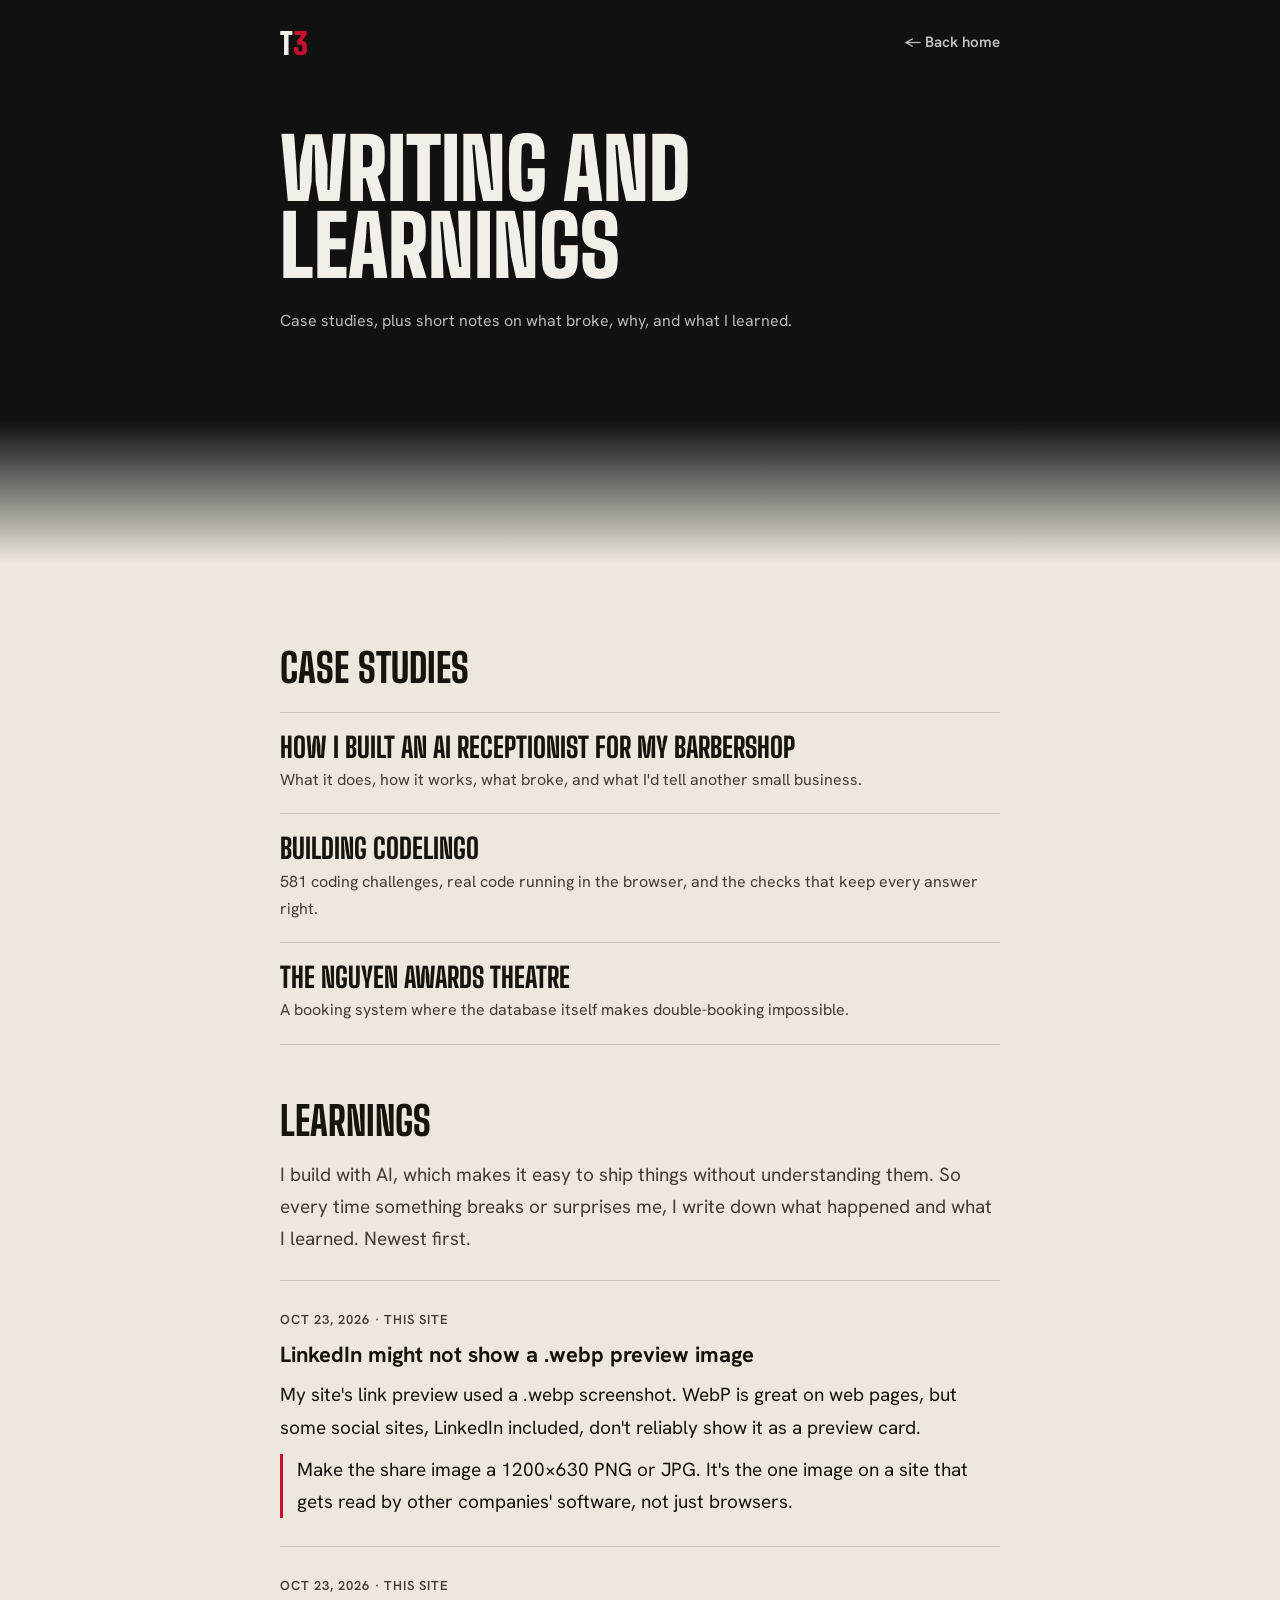
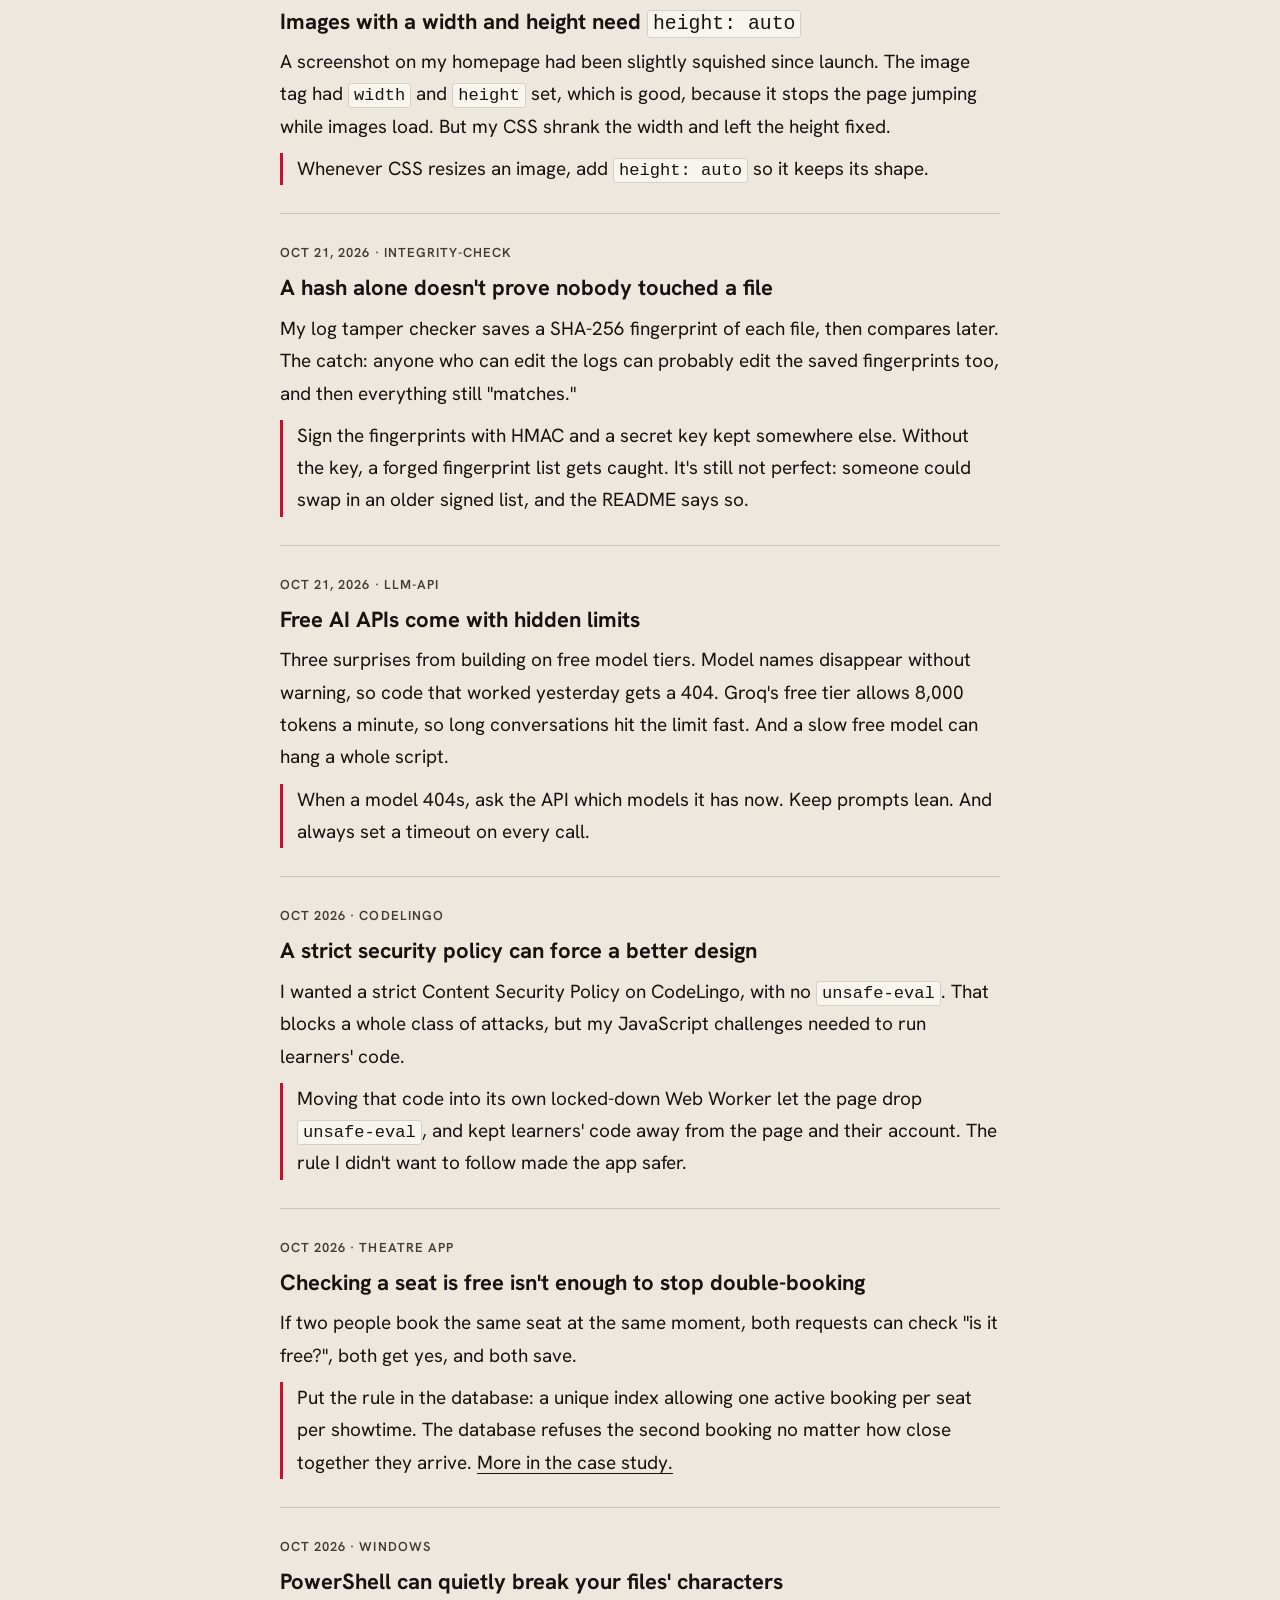
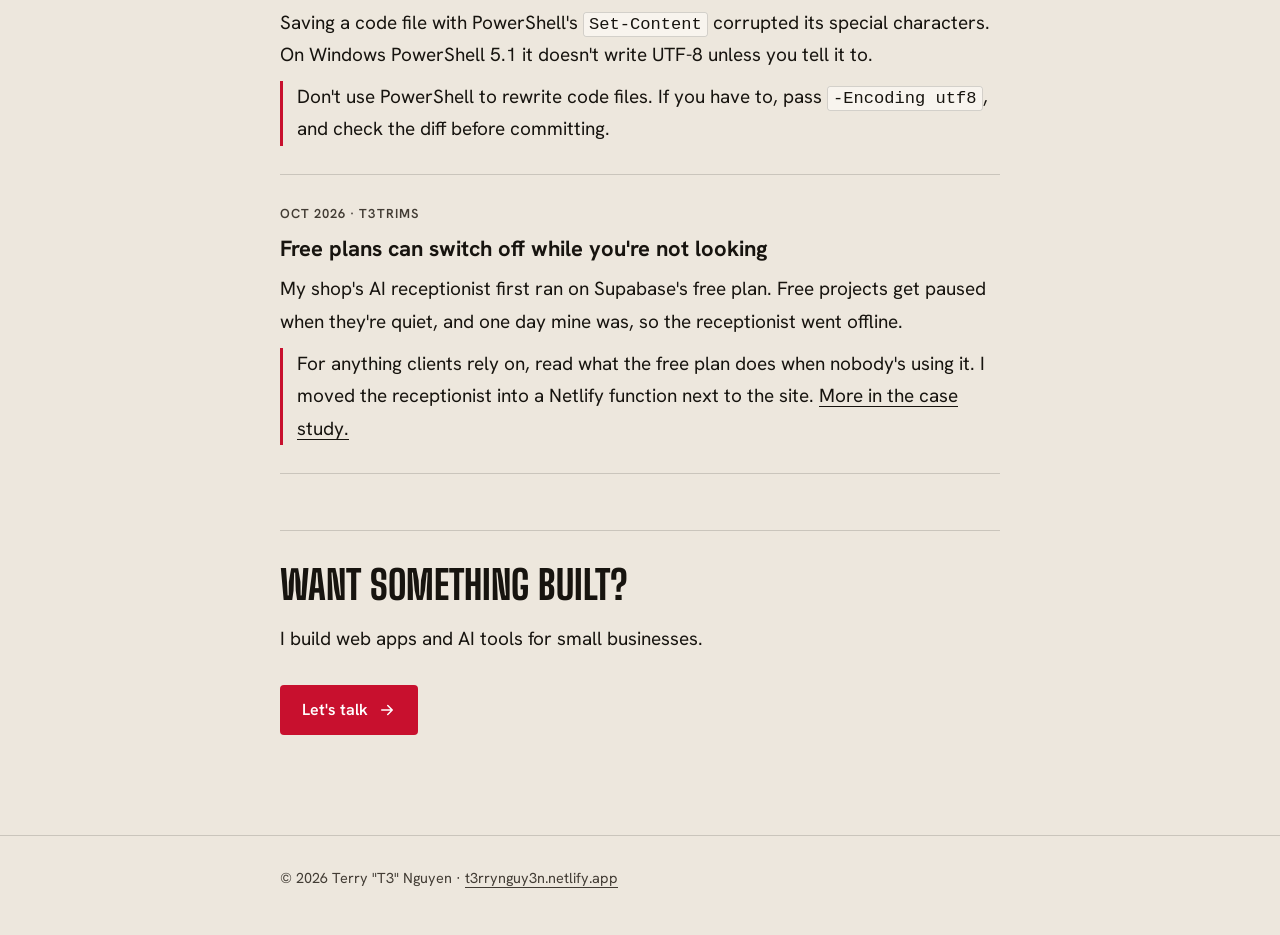
<file: posts/index.html>
<!DOCTYPE html>
<html lang="en">
<head>
<meta charset="UTF-8">
<meta name="viewport" content="width=device-width, initial-scale=1.0">
<title>Writing and learnings | T3</title>
<meta name="description" content="Case studies and short learnings from Terry &quot;T3&quot; Nguyen, a barber in Mississauga who builds software with AI.">
<meta name="theme-color" content="#111112">
<meta property="og:title" content="Writing and learnings | T3">
<meta property="og:description" content="Case studies, plus short notes on what broke, why, and what I learned.">
<meta property="og:image" content="https://t3rrynguy3n.netlify.app/images/og.png">
<meta property="og:url" content="https://t3rrynguy3n.netlify.app/posts/">
<link rel="preconnect" href="https://fonts.googleapis.com">
<link rel="preconnect" href="https://fonts.gstatic.com" crossorigin>
<link href="https://fonts.googleapis.com/css2?family=Big+Shoulders+Display:wght@800;900&family=Hanken+Grotesk:wght@400;600;700&display=swap" rel="stylesheet">
<link rel="stylesheet" href="post.css">
<style>
  .list { margin-top: 24px; border-top: 1px solid var(--steel-dark); }
  .list a { display: grid; gap: 4px; padding: 20px 0; border-bottom: 1px solid var(--steel-dark); text-decoration: none; }
  .list b { font: 800 28px/1.05 var(--display); text-transform: uppercase; }
  .list span { font-size: 16px; color: var(--ink-dark-2); }
  .list a:hover b { color: var(--red); }
  .intro { color: var(--ink-dark-2); }
  .learning { padding: 28px 0; border-bottom: 1px solid var(--steel-dark); scroll-margin-top: 20px; }
  .learning:first-of-type { border-top: 1px solid var(--steel-dark); margin-top: 24px; }
  .learning .tag { font-size: 13px; font-weight: 600; letter-spacing: .08em; text-transform: uppercase; color: var(--ink-dark-2); }
  .learning h3 { font-size: 22px; line-height: 1.3; margin: 6px 0 10px; text-wrap: balance; }
  .learning h3 a { text-decoration: none; }
  .learning p { margin-bottom: 10px; }
  .learning p:last-child { margin-bottom: 0; }
  .learning .lesson { padding-left: 14px; border-left: 3px solid var(--red); }
</style>
</head>
<body>

<header>
  <div class="wrap">
    <div class="bar">
      <a class="mark" href="../">T<span>3</span></a>
      <a class="back" href="../">← Back home</a>
    </div>
    <h1>Writing and learnings</h1>
    <p class="meta">Case studies, plus short notes on what broke, why, and what I learned.</p>
  </div>
</header>

<main>
<article class="wrap">
  <h2 id="case-studies">Case studies</h2>
  <nav class="list" aria-labelledby="case-studies">
    <a href="ai-receptionist.html"><b>How I built an AI receptionist for my barbershop</b><span>What it does, how it works, what broke, and what I'd tell another small business.</span></a>
    <a href="codelingo.html"><b>Building CodeLingo</b><span>581 coding challenges, real code running in the browser, and the checks that keep every answer right.</span></a>
    <a href="theatre.html"><b>The Nguyen Awards Theatre</b><span>A booking system where the database itself makes double-booking impossible.</span></a>
  </nav>

  <h2 id="learnings">Learnings</h2>
  <p class="intro">I build with AI, which makes it easy to ship things without understanding them. So every time something breaks or surprises me, I write down what happened and what I learned. Newest first.</p>

  <!-- New learning: copy one <section class="learning"> block, give it a new id, put it at the top. -->

  <section class="learning" id="og-image-webp">
    <p class="tag">Oct 23, 2026 · This site</p>
    <h3><a href="#og-image-webp">LinkedIn might not show a .webp preview image</a></h3>
    <p>My site's link preview used a .webp screenshot. WebP is great on web pages, but some social sites, LinkedIn included, don't reliably show it as a preview card.</p>
    <p class="lesson">Make the share image a 1200×630 PNG or JPG. It's the one image on a site that gets read by other companies' software, not just browsers.</p>
  </section>

  <section class="learning" id="height-auto">
    <p class="tag">Oct 23, 2026 · This site</p>
    <h3><a href="#height-auto">Images with a width and height need <code>height: auto</code></a></h3>
    <p>A screenshot on my homepage had been slightly squished since launch. The image tag had <code>width</code> and <code>height</code> set, which is good, because it stops the page jumping while images load. But my CSS shrank the width and left the height fixed.</p>
    <p class="lesson">Whenever CSS resizes an image, add <code>height: auto</code> so it keeps its shape.</p>
  </section>

  <section class="learning" id="hmac">
    <p class="tag">Oct 21, 2026 · integrity-check</p>
    <h3><a href="#hmac">A hash alone doesn't prove nobody touched a file</a></h3>
    <p>My log tamper checker saves a SHA-256 fingerprint of each file, then compares later. The catch: anyone who can edit the logs can probably edit the saved fingerprints too, and then everything still "matches."</p>
    <p class="lesson">Sign the fingerprints with HMAC and a secret key kept somewhere else. Without the key, a forged fingerprint list gets caught. It's still not perfect: someone could swap in an older signed list, and the README says so.</p>
  </section>

  <section class="learning" id="free-llms">
    <p class="tag">Oct 21, 2026 · llm-api</p>
    <h3><a href="#free-llms">Free AI APIs come with hidden limits</a></h3>
    <p>Three surprises from building on free model tiers. Model names disappear without warning, so code that worked yesterday gets a 404. Groq's free tier allows 8,000 tokens a minute, so long conversations hit the limit fast. And a slow free model can hang a whole script.</p>
    <p class="lesson">When a model 404s, ask the API which models it has now. Keep prompts lean. And always set a timeout on every call.</p>
  </section>

  <section class="learning" id="csp">
    <p class="tag">Oct 2026 · CodeLingo</p>
    <h3><a href="#csp">A strict security policy can force a better design</a></h3>
    <p>I wanted a strict Content Security Policy on CodeLingo, with no <code>unsafe-eval</code>. That blocks a whole class of attacks, but my JavaScript challenges needed to run learners' code.</p>
    <p class="lesson">Moving that code into its own locked-down Web Worker let the page drop <code>unsafe-eval</code>, and kept learners' code away from the page and their account. The rule I didn't want to follow made the app safer.</p>
  </section>

  <section class="learning" id="double-booking">
    <p class="tag">Oct 2026 · Theatre app</p>
    <h3><a href="#double-booking">Checking a seat is free isn't enough to stop double-booking</a></h3>
    <p>If two people book the same seat at the same moment, both requests can check "is it free?", both get yes, and both save.</p>
    <p class="lesson">Put the rule in the database: a unique index allowing one active booking per seat per showtime. The database refuses the second booking no matter how close together they arrive. <a href="theatre.html">More in the case study.</a></p>
  </section>

  <section class="learning" id="powershell-encoding">
    <p class="tag">Oct 2026 · Windows</p>
    <h3><a href="#powershell-encoding">PowerShell can quietly break your files' characters</a></h3>
    <p>Saving a code file with PowerShell's <code>Set-Content</code> corrupted its special characters. On Windows PowerShell 5.1 it doesn't write UTF-8 unless you tell it to.</p>
    <p class="lesson">Don't use PowerShell to rewrite code files. If you have to, pass <code>-Encoding utf8</code>, and check the diff before committing.</p>
  </section>

  <section class="learning" id="free-plan-pause">
    <p class="tag">Oct 2026 · T3Trims</p>
    <h3><a href="#free-plan-pause">Free plans can switch off while you're not looking</a></h3>
    <p>My shop's AI receptionist first ran on Supabase's free plan. Free projects get paused when they're quiet, and one day mine was, so the receptionist went offline.</p>
    <p class="lesson">For anything clients rely on, read what the free plan does when nobody's using it. I moved the receptionist into a Netlify function next to the site. <a href="ai-receptionist.html">More in the case study.</a></p>
  </section>

  <div class="cta">
    <h2>Want something built?</h2>
    <p>I build web apps and AI tools for small businesses.</p>
    <a class="btn" href="../#contact">Let's talk <svg class="i" viewBox="0 0 24 24"><path d="M5 12h14M13 6l6 6-6 6"/></svg></a>
  </div>
</article>
</main>

<footer>
  <div class="wrap">© 2026 Terry "T3" Nguyen · <a href="../">t3rrynguy3n.netlify.app</a></div>
</footer>

</body>
</html>
</file>
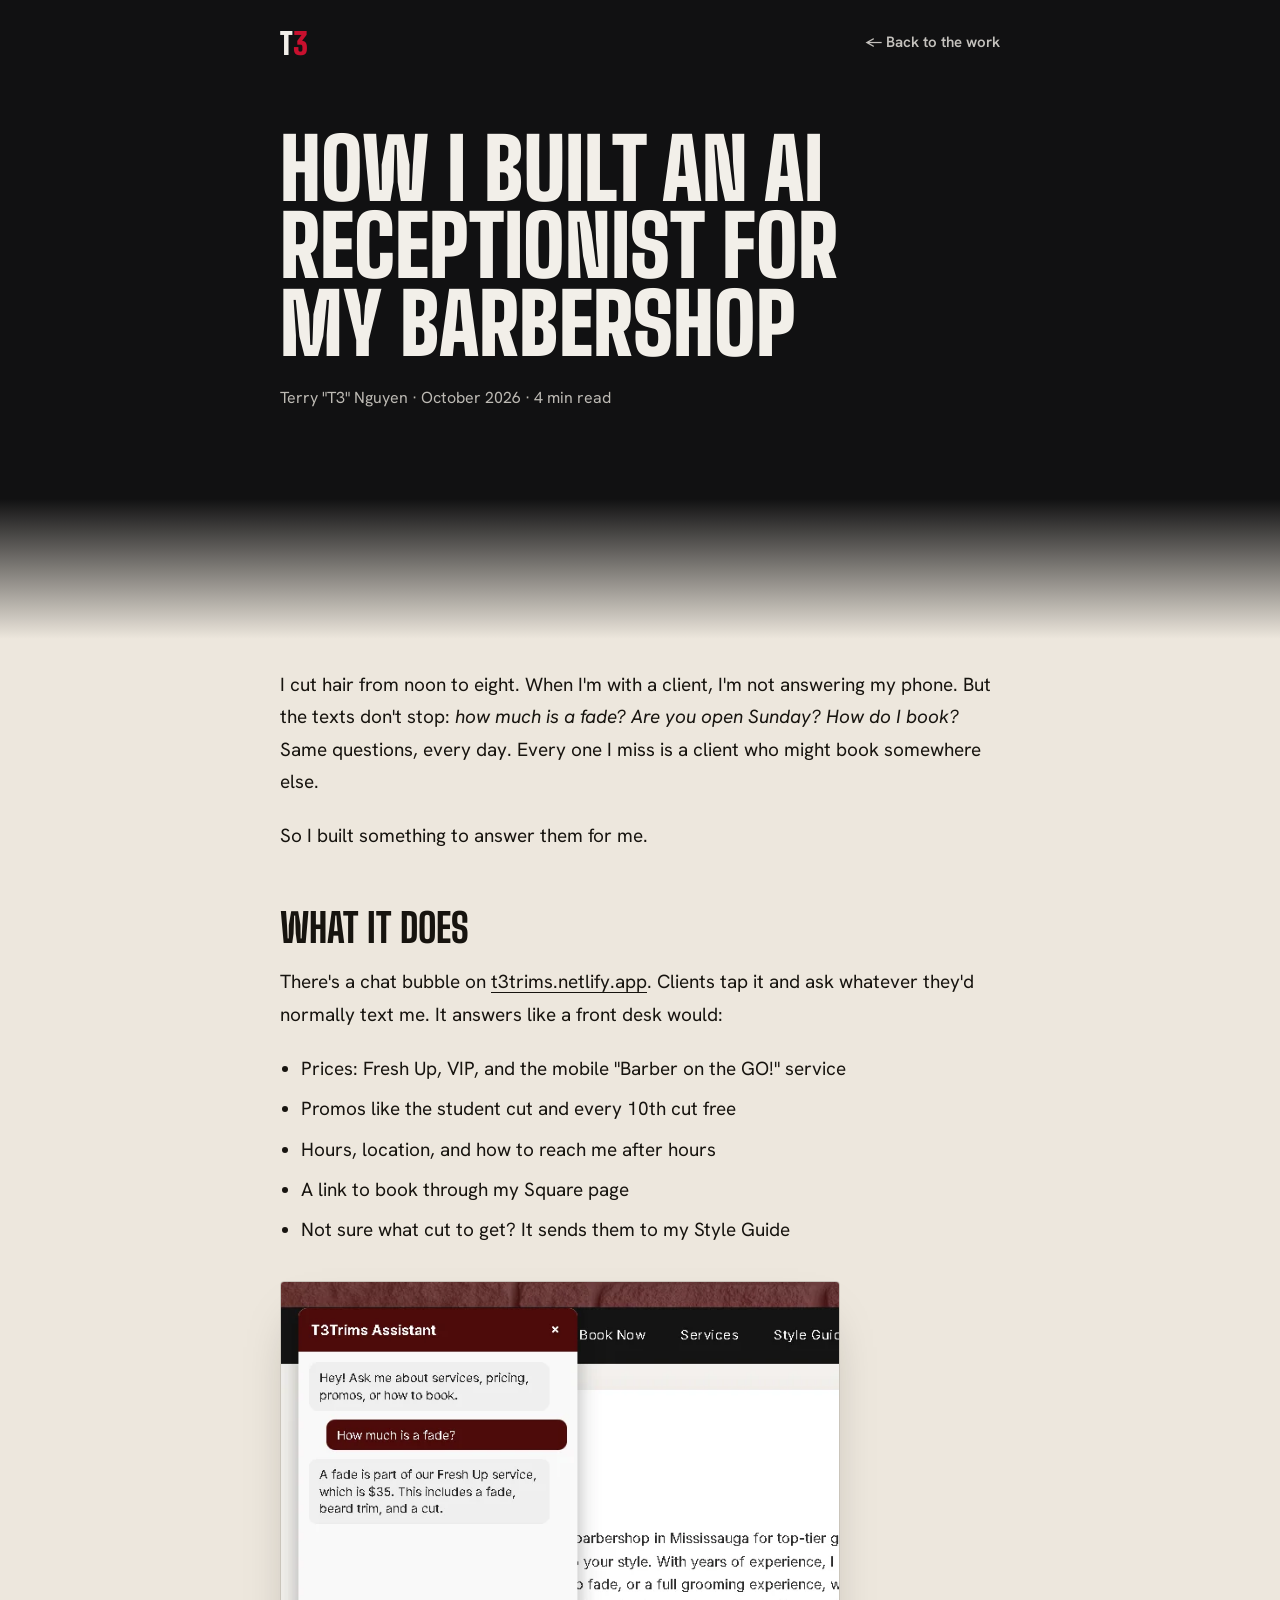
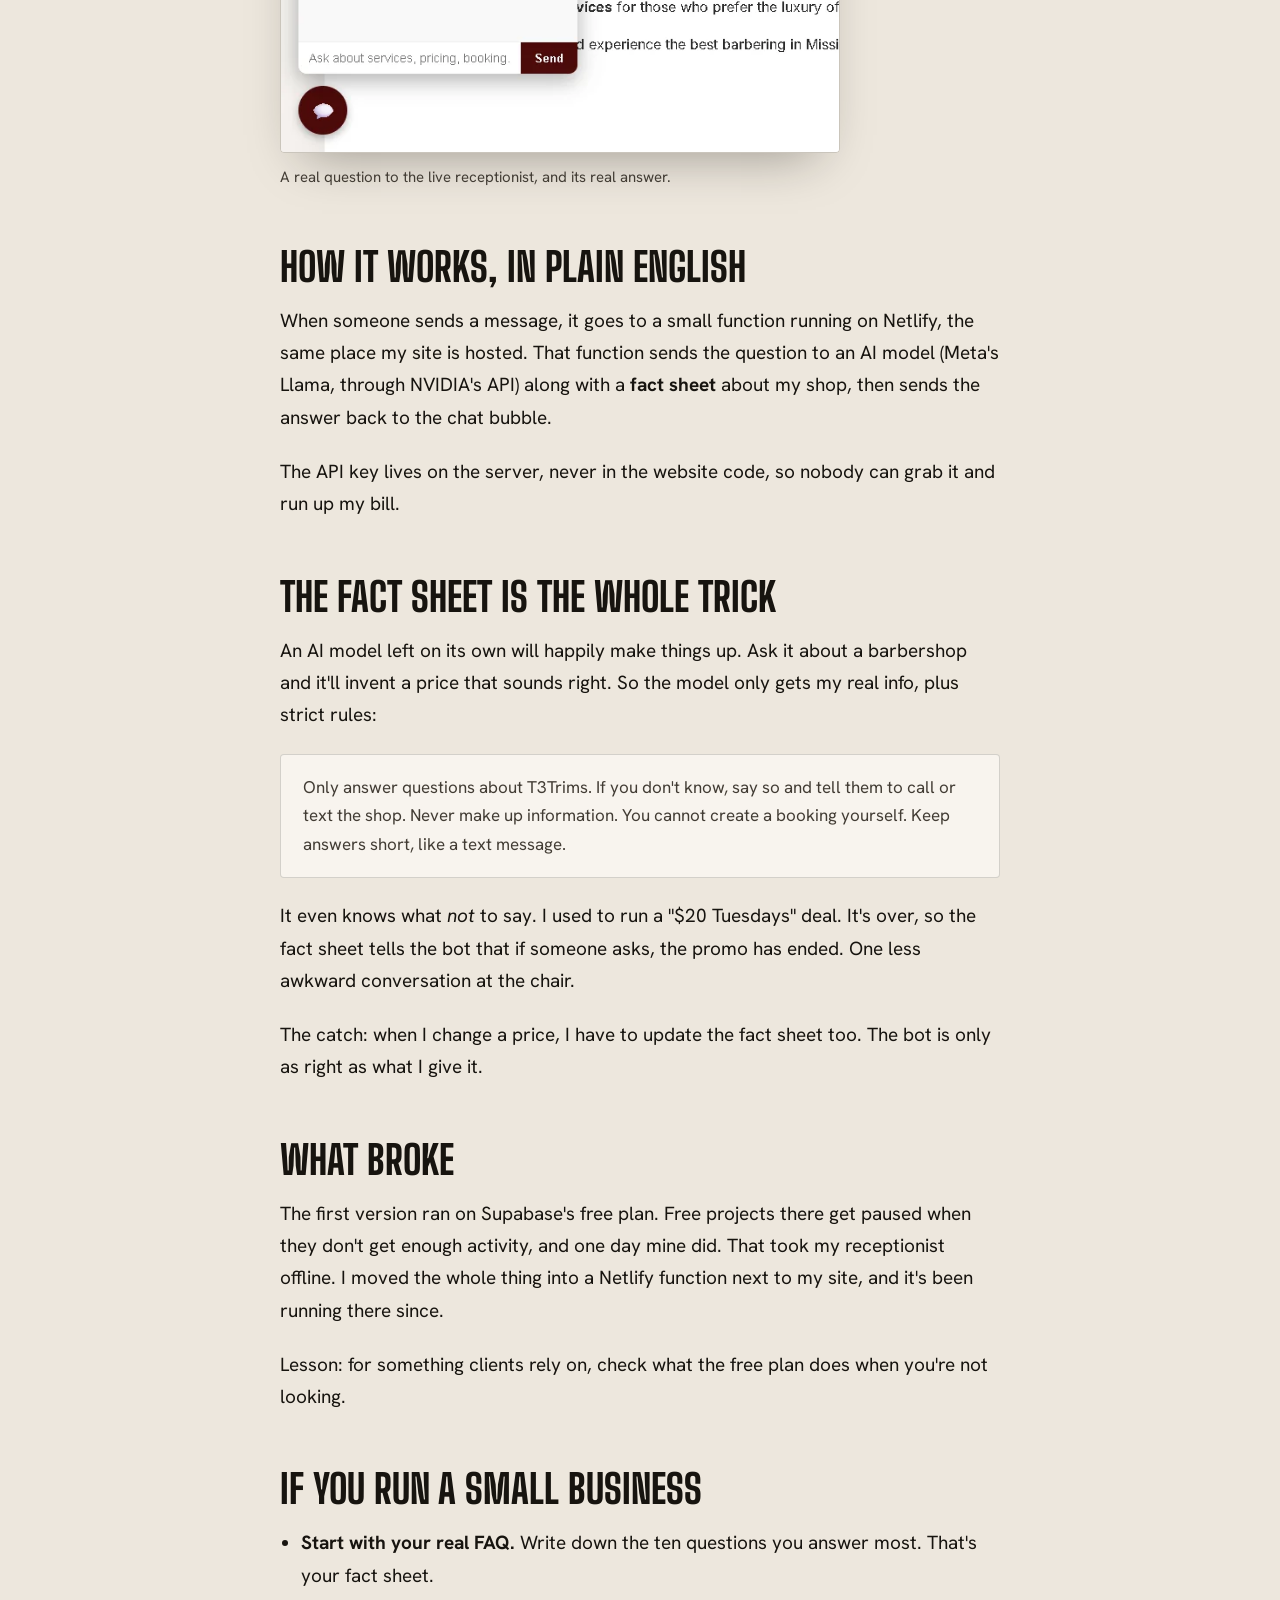
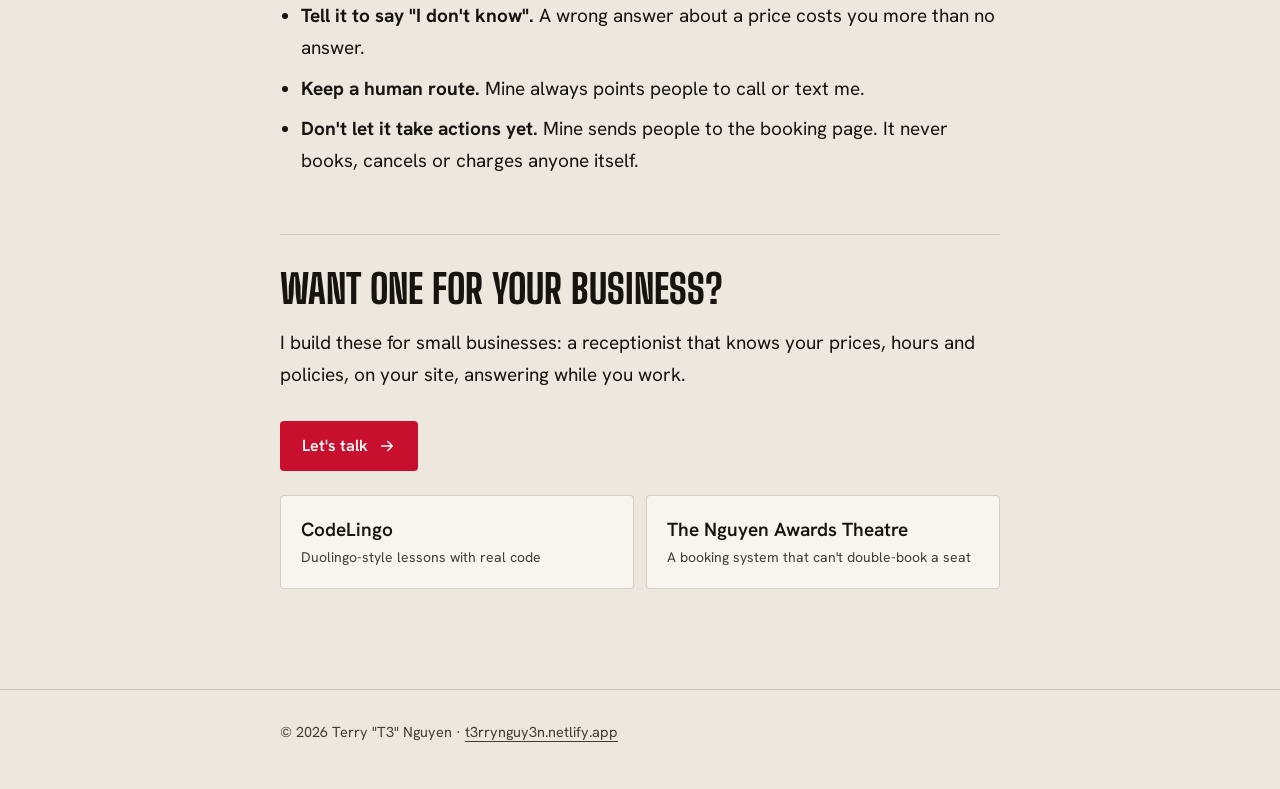
<file: posts/ai-receptionist.html>
<!DOCTYPE html>
<html lang="en">
<head>
<meta charset="UTF-8">
<meta name="viewport" content="width=device-width, initial-scale=1.0">
<title>How I built an AI receptionist for my barbershop | T3</title>
<meta name="description" content="A barber's walkthrough of the AI chat receptionist on T3Trims: what it does, how it works, what broke, and what I'd tell another small business.">
<meta name="theme-color" content="#111112">
<meta property="og:title" content="How I built an AI receptionist for my barbershop">
<meta property="og:description" content="What it does, how it works, what broke, and what I'd tell another small business.">
<meta property="og:image" content="https://t3rrynguy3n.netlify.app/images/t3trims-chat.webp">
<meta property="og:type" content="article">
<meta property="og:url" content="https://t3rrynguy3n.netlify.app/posts/ai-receptionist.html">
<link rel="preconnect" href="https://fonts.googleapis.com">
<link rel="preconnect" href="https://fonts.gstatic.com" crossorigin>
<link href="https://fonts.googleapis.com/css2?family=Big+Shoulders+Display:wght@800;900&family=Hanken+Grotesk:wght@400;600;700&display=swap" rel="stylesheet">
<link rel="stylesheet" href="post.css">
</head>
<body>

<header>
  <div class="wrap">
    <div class="bar">
      <a class="mark" href="../">T<span>3</span></a>
      <a class="back" href="../#work">← Back to the work</a>
    </div>
    <h1>How I built an AI receptionist for my barbershop</h1>
    <p class="meta">Terry "T3" Nguyen · October 2026 · 4 min read</p>
  </div>
</header>

<main>
<article class="wrap">
  <p>I cut hair from noon to eight. When I'm with a client, I'm not answering my phone. But the texts don't stop: <em>how much is a fade? Are you open Sunday? How do I book?</em> Same questions, every day. Every one I miss is a client who might book somewhere else.</p>
  <p>So I built something to answer them for me.</p>

  <h2>What it does</h2>
  <p>There's a chat bubble on <a href="https://t3trims.netlify.app" target="_blank" rel="noopener">t3trims.netlify.app</a>. Clients tap it and ask whatever they'd normally text me. It answers like a front desk would:</p>
  <ul>
    <li>Prices: Fresh Up, VIP, and the mobile "Barber on the GO!" service</li>
    <li>Promos like the student cut and every 10th cut free</li>
    <li>Hours, location, and how to reach me after hours</li>
    <li>A link to book through my Square page</li>
    <li>Not sure what cut to get? It sends them to my Style Guide</li>
  </ul>
  <figure>
    <img src="../images/t3trims-chat.webp" alt="The T3Trims assistant answering &quot;How much is a fade?&quot; with: A fade is part of our Fresh Up service, which is $35." width="640" height="540">
    <figcaption>A real question to the live receptionist, and its real answer.</figcaption>
  </figure>

  <h2>How it works, in plain English</h2>
  <p>When someone sends a message, it goes to a small function running on Netlify, the same place my site is hosted. That function sends the question to an AI model (Meta's Llama, through NVIDIA's API) along with a <strong>fact sheet</strong> about my shop, then sends the answer back to the chat bubble.</p>
  <p>The API key lives on the server, never in the website code, so nobody can grab it and run up my bill.</p>

  <h2>The fact sheet is the whole trick</h2>
  <p>An AI model left on its own will happily make things up. Ask it about a barbershop and it'll invent a price that sounds right. So the model only gets my real info, plus strict rules:</p>
  <blockquote>Only answer questions about T3Trims. If you don't know, say so and tell them to call or text the shop. Never make up information. You cannot create a booking yourself. Keep answers short, like a text message.</blockquote>
  <p>It even knows what <em>not</em> to say. I used to run a "$20 Tuesdays" deal. It's over, so the fact sheet tells the bot that if someone asks, the promo has ended. One less awkward conversation at the chair.</p>
  <p>The catch: when I change a price, I have to update the fact sheet too. The bot is only as right as what I give it.</p>

  <h2>What broke</h2>
  <p>The first version ran on Supabase's free plan. Free projects there get paused when they don't get enough activity, and one day mine did. That took my receptionist offline. I moved the whole thing into a Netlify function next to my site, and it's been running there since.</p>
  <p>Lesson: for something clients rely on, check what the free plan does when you're not looking.</p>

  <h2>If you run a small business</h2>
  <ul>
    <li><strong>Start with your real FAQ.</strong> Write down the ten questions you answer most. That's your fact sheet.</li>
    <li><strong>Tell it to say "I don't know".</strong> A wrong answer about a price costs you more than no answer.</li>
    <li><strong>Keep a human route.</strong> Mine always points people to call or text me.</li>
    <li><strong>Don't let it take actions yet.</strong> Mine sends people to the booking page. It never books, cancels or charges anyone itself.</li>
  </ul>

  <div class="cta">
    <h2>Want one for your business?</h2>
    <p>I build these for small businesses: a receptionist that knows your prices, hours and policies, on your site, answering while you work.</p>
    <a class="btn" href="../#contact">Let's talk <svg class="i" viewBox="0 0 24 24"><path d="M5 12h14M13 6l6 6-6 6"/></svg></a>
    <nav class="more" aria-label="More case studies">
      <a href="codelingo.html">CodeLingo<span>Duolingo-style lessons with real code</span></a>
      <a href="theatre.html">The Nguyen Awards Theatre<span>A booking system that can't double-book a seat</span></a>
    </nav>
  </div>
</article>
</main>

<footer>
  <div class="wrap">© 2026 Terry "T3" Nguyen · <a href="../">t3rrynguy3n.netlify.app</a></div>
</footer>

</body>
</html>
</file>
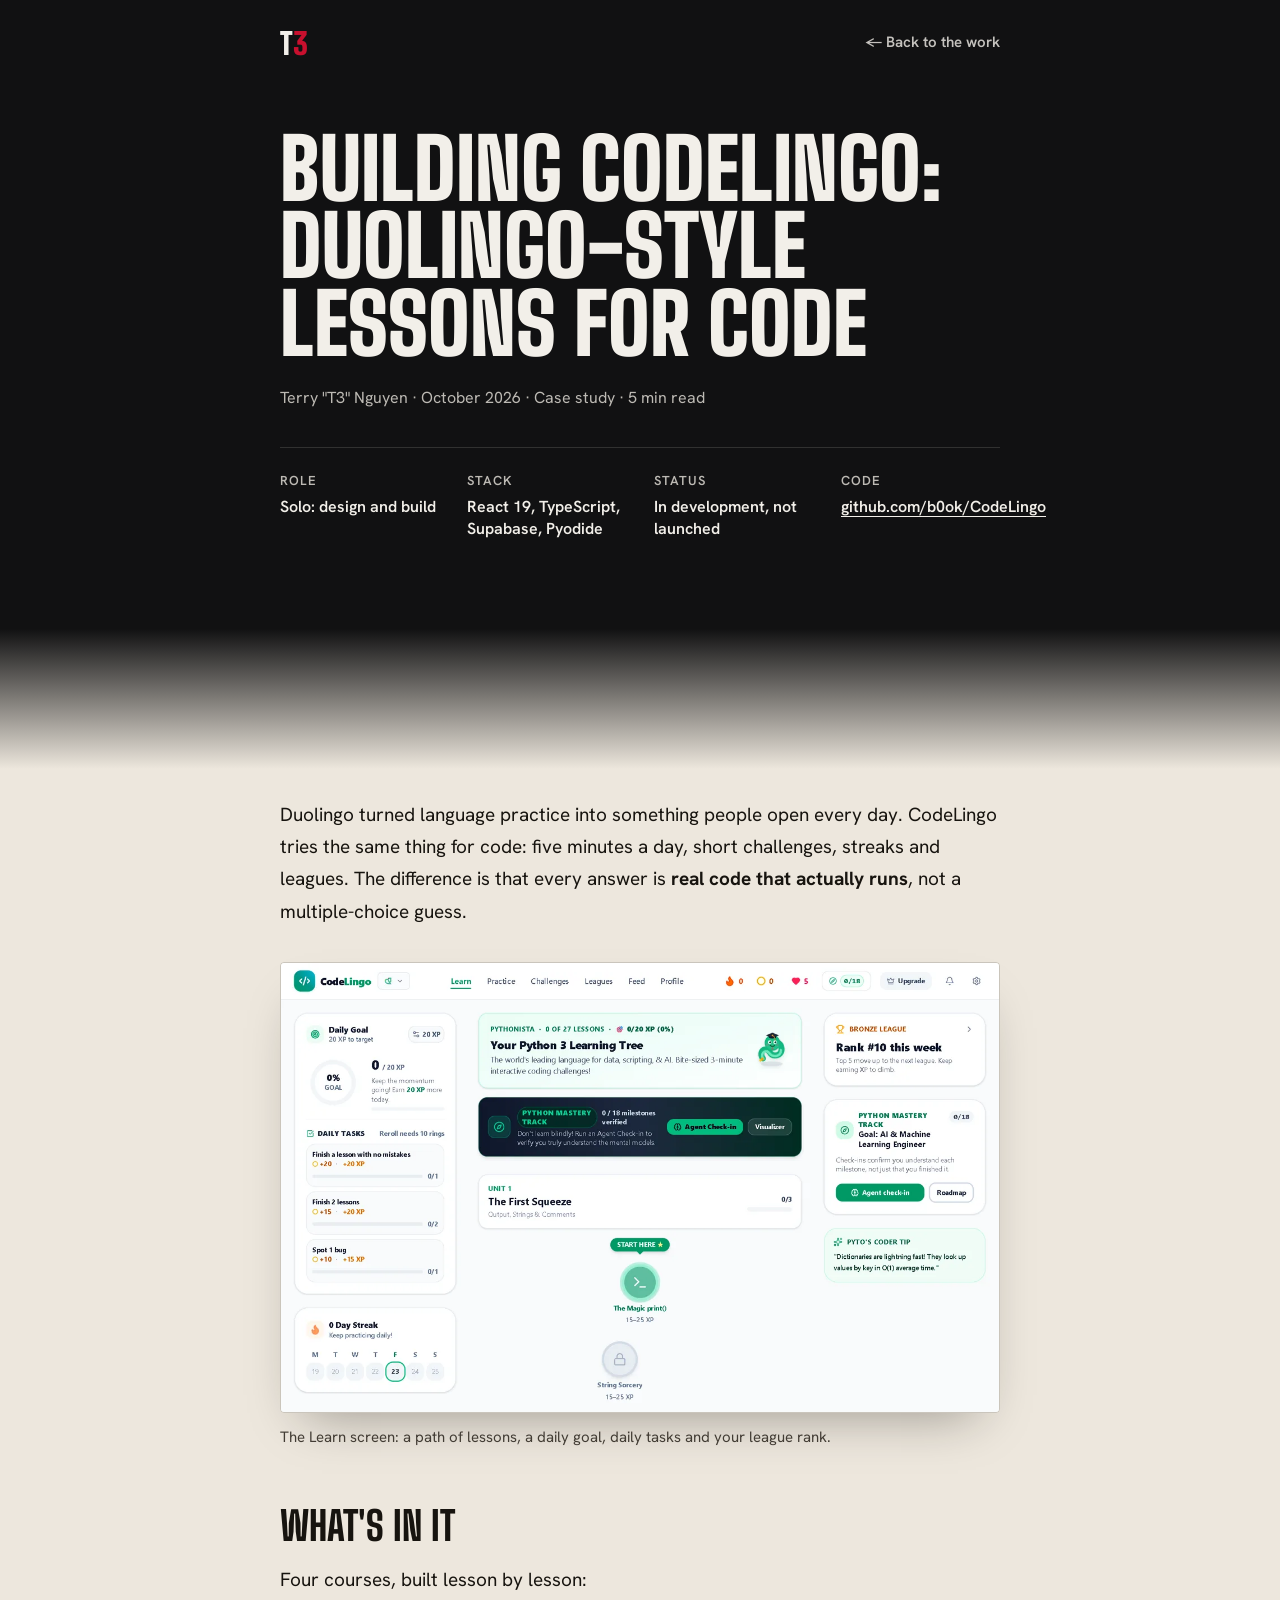
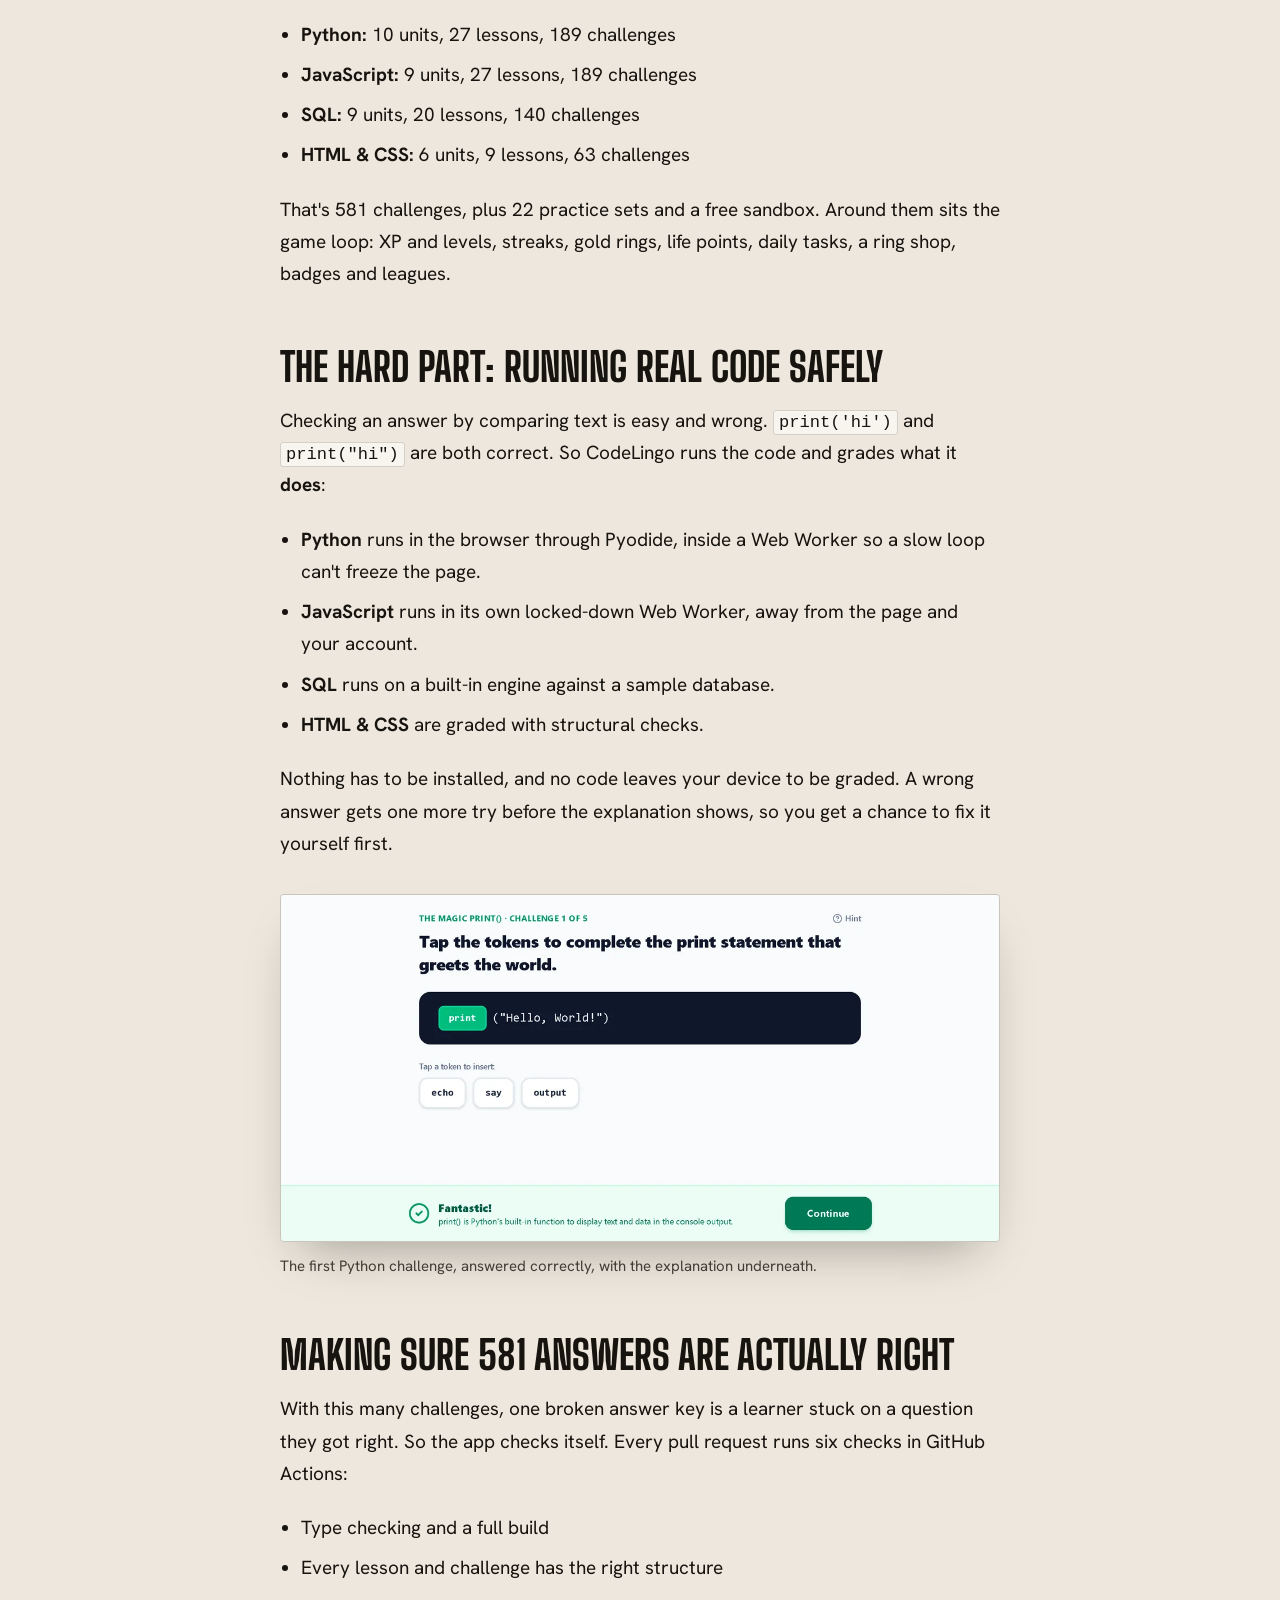
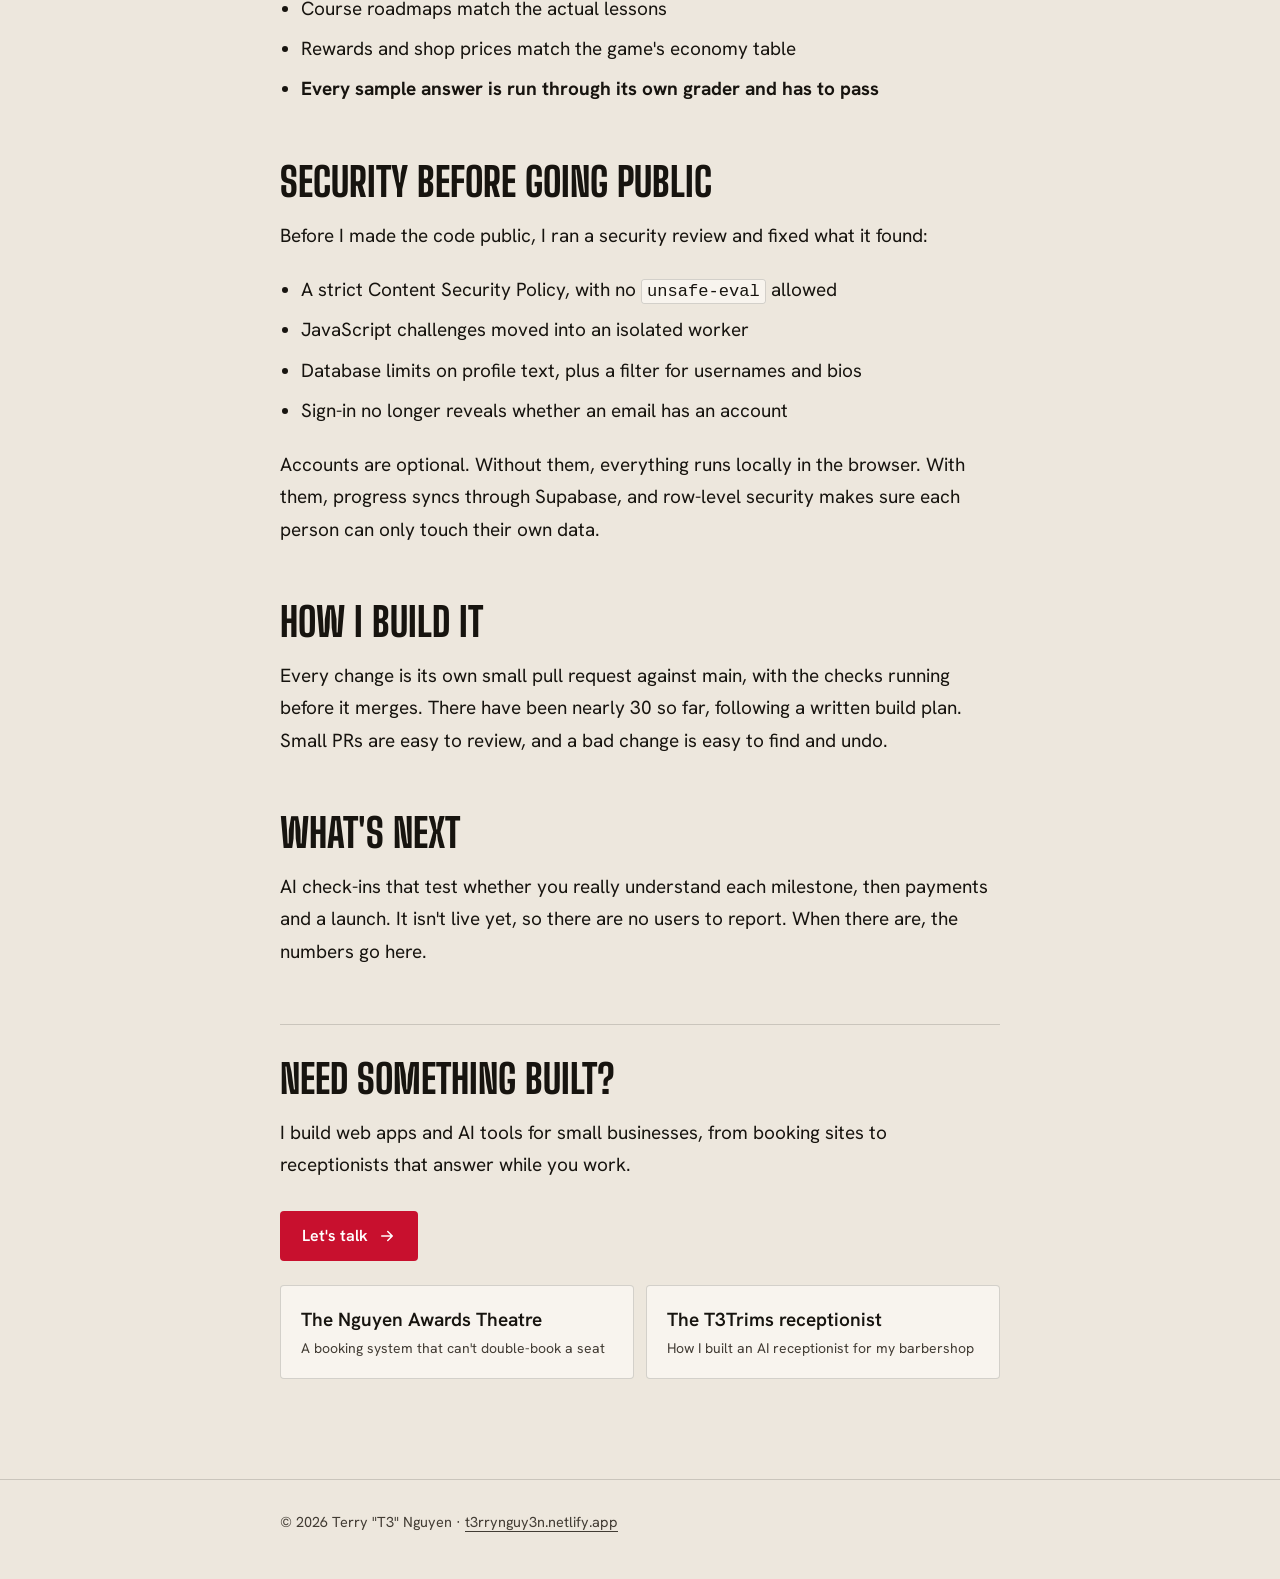
<file: posts/codelingo.html>
<!DOCTYPE html>
<html lang="en">
<head>
<meta charset="UTF-8">
<meta name="viewport" content="width=device-width, initial-scale=1.0">
<title>Building CodeLingo: Duolingo-style lessons for code | T3</title>
<meta name="description" content="Case study: how I built CodeLingo, a coding app with 581 bite-sized challenges where every answer is real code that runs in the browser.">
<meta name="theme-color" content="#111112">
<meta property="og:title" content="Building CodeLingo: Duolingo-style lessons for code">
<meta property="og:description" content="581 bite-sized challenges, real code running in the browser, and the checks that keep every answer honest.">
<meta property="og:image" content="https://t3rrynguy3n.netlify.app/images/og.png">
<meta property="og:type" content="article">
<meta property="og:url" content="https://t3rrynguy3n.netlify.app/posts/codelingo.html">
<link rel="preconnect" href="https://fonts.googleapis.com">
<link rel="preconnect" href="https://fonts.gstatic.com" crossorigin>
<link href="https://fonts.googleapis.com/css2?family=Big+Shoulders+Display:wght@800;900&family=Hanken+Grotesk:wght@400;600;700&display=swap" rel="stylesheet">
<link rel="stylesheet" href="post.css">
</head>
<body>

<header>
  <div class="wrap">
    <div class="bar">
      <a class="mark" href="../">T<span>3</span></a>
      <a class="back" href="../#work">← Back to the work</a>
    </div>
    <h1>Building CodeLingo: Duolingo-style lessons for code</h1>
    <p class="meta">Terry "T3" Nguyen · October 2026 · Case study · 5 min read</p>
    <dl class="facts">
      <div><dt>Role</dt><dd>Solo: design and build</dd></div>
      <div><dt>Stack</dt><dd>React 19, TypeScript, Supabase, Pyodide</dd></div>
      <div><dt>Status</dt><dd>In development, not launched</dd></div>
      <div><dt>Code</dt><dd><a href="https://github.com/b0ok/CodeLingo" target="_blank" rel="noopener">github.com/b0ok/CodeLingo</a></dd></div>
    </dl>
  </div>
</header>

<main>
<article class="wrap">
  <p>Duolingo turned language practice into something people open every day. CodeLingo tries the same thing for code: five minutes a day, short challenges, streaks and leagues. The difference is that every answer is <strong>real code that actually runs</strong>, not a multiple-choice guess.</p>

  <figure class="wide">
    <img src="../images/codelingo-learn.webp" alt="The CodeLingo Learn screen: a Python learning tree starting at The Magic print(), with a daily goal, daily tasks, a streak calendar and a Bronze League rank" width="1280" height="800">
    <figcaption>The Learn screen: a path of lessons, a daily goal, daily tasks and your league rank.</figcaption>
  </figure>

  <h2>What's in it</h2>
  <p>Four courses, built lesson by lesson:</p>
  <ul>
    <li><strong>Python:</strong> 10 units, 27 lessons, 189 challenges</li>
    <li><strong>JavaScript:</strong> 9 units, 27 lessons, 189 challenges</li>
    <li><strong>SQL:</strong> 9 units, 20 lessons, 140 challenges</li>
    <li><strong>HTML &amp; CSS:</strong> 6 units, 9 lessons, 63 challenges</li>
  </ul>
  <p>That's 581 challenges, plus 22 practice sets and a free sandbox. Around them sits the game loop: XP and levels, streaks, gold rings, life points, daily tasks, a ring shop, badges and leagues.</p>

  <h2>The hard part: running real code safely</h2>
  <p>Checking an answer by comparing text is easy and wrong. <code>print('hi')</code> and <code>print("hi")</code> are both correct. So CodeLingo runs the code and grades what it <strong>does</strong>:</p>
  <ul>
    <li><strong>Python</strong> runs in the browser through Pyodide, inside a Web Worker so a slow loop can't freeze the page.</li>
    <li><strong>JavaScript</strong> runs in its own locked-down Web Worker, away from the page and your account.</li>
    <li><strong>SQL</strong> runs on a built-in engine against a sample database.</li>
    <li><strong>HTML &amp; CSS</strong> are graded with structural checks.</li>
  </ul>
  <p>Nothing has to be installed, and no code leaves your device to be graded. A wrong answer gets one more try before the explanation shows, so you get a chance to fix it yourself first.</p>
  <figure class="wide">
    <img src="../images/codelingo.webp" alt="A CodeLingo Python challenge: the learner filled in print to complete print(&quot;Hello, World!&quot;) and got it right" width="1280" height="615">
    <figcaption>The first Python challenge, answered correctly, with the explanation underneath.</figcaption>
  </figure>

  <h2>Making sure 581 answers are actually right</h2>
  <p>With this many challenges, one broken answer key is a learner stuck on a question they got right. So the app checks itself. Every pull request runs six checks in GitHub Actions:</p>
  <ul>
    <li>Type checking and a full build</li>
    <li>Every lesson and challenge has the right structure</li>
    <li>Course roadmaps match the actual lessons</li>
    <li>Rewards and shop prices match the game's economy table</li>
    <li><strong>Every sample answer is run through its own grader and has to pass</strong></li>
  </ul>

  <h2>Security before going public</h2>
  <p>Before I made the code public, I ran a security review and fixed what it found:</p>
  <ul>
    <li>A strict Content Security Policy, with no <code>unsafe-eval</code> allowed</li>
    <li>JavaScript challenges moved into an isolated worker</li>
    <li>Database limits on profile text, plus a filter for usernames and bios</li>
    <li>Sign-in no longer reveals whether an email has an account</li>
  </ul>
  <p>Accounts are optional. Without them, everything runs locally in the browser. With them, progress syncs through Supabase, and row-level security makes sure each person can only touch their own data.</p>

  <h2>How I build it</h2>
  <p>Every change is its own small pull request against main, with the checks running before it merges. There have been nearly 30 so far, following a written build plan. Small PRs are easy to review, and a bad change is easy to find and undo.</p>

  <h2>What's next</h2>
  <p>AI check-ins that test whether you really understand each milestone, then payments and a launch. It isn't live yet, so there are no users to report. When there are, the numbers go here.</p>

  <div class="cta">
    <h2>Need something built?</h2>
    <p>I build web apps and AI tools for small businesses, from booking sites to receptionists that answer while you work.</p>
    <a class="btn" href="../#contact">Let's talk <svg class="i" viewBox="0 0 24 24"><path d="M5 12h14M13 6l6 6-6 6"/></svg></a>
    <nav class="more" aria-label="More case studies">
      <a href="theatre.html">The Nguyen Awards Theatre<span>A booking system that can't double-book a seat</span></a>
      <a href="ai-receptionist.html">The T3Trims receptionist<span>How I built an AI receptionist for my barbershop</span></a>
    </nav>
  </div>
</article>
</main>

<footer>
  <div class="wrap">© 2026 Terry "T3" Nguyen · <a href="../">t3rrynguy3n.netlify.app</a></div>
</footer>

</body>
</html>
</file>
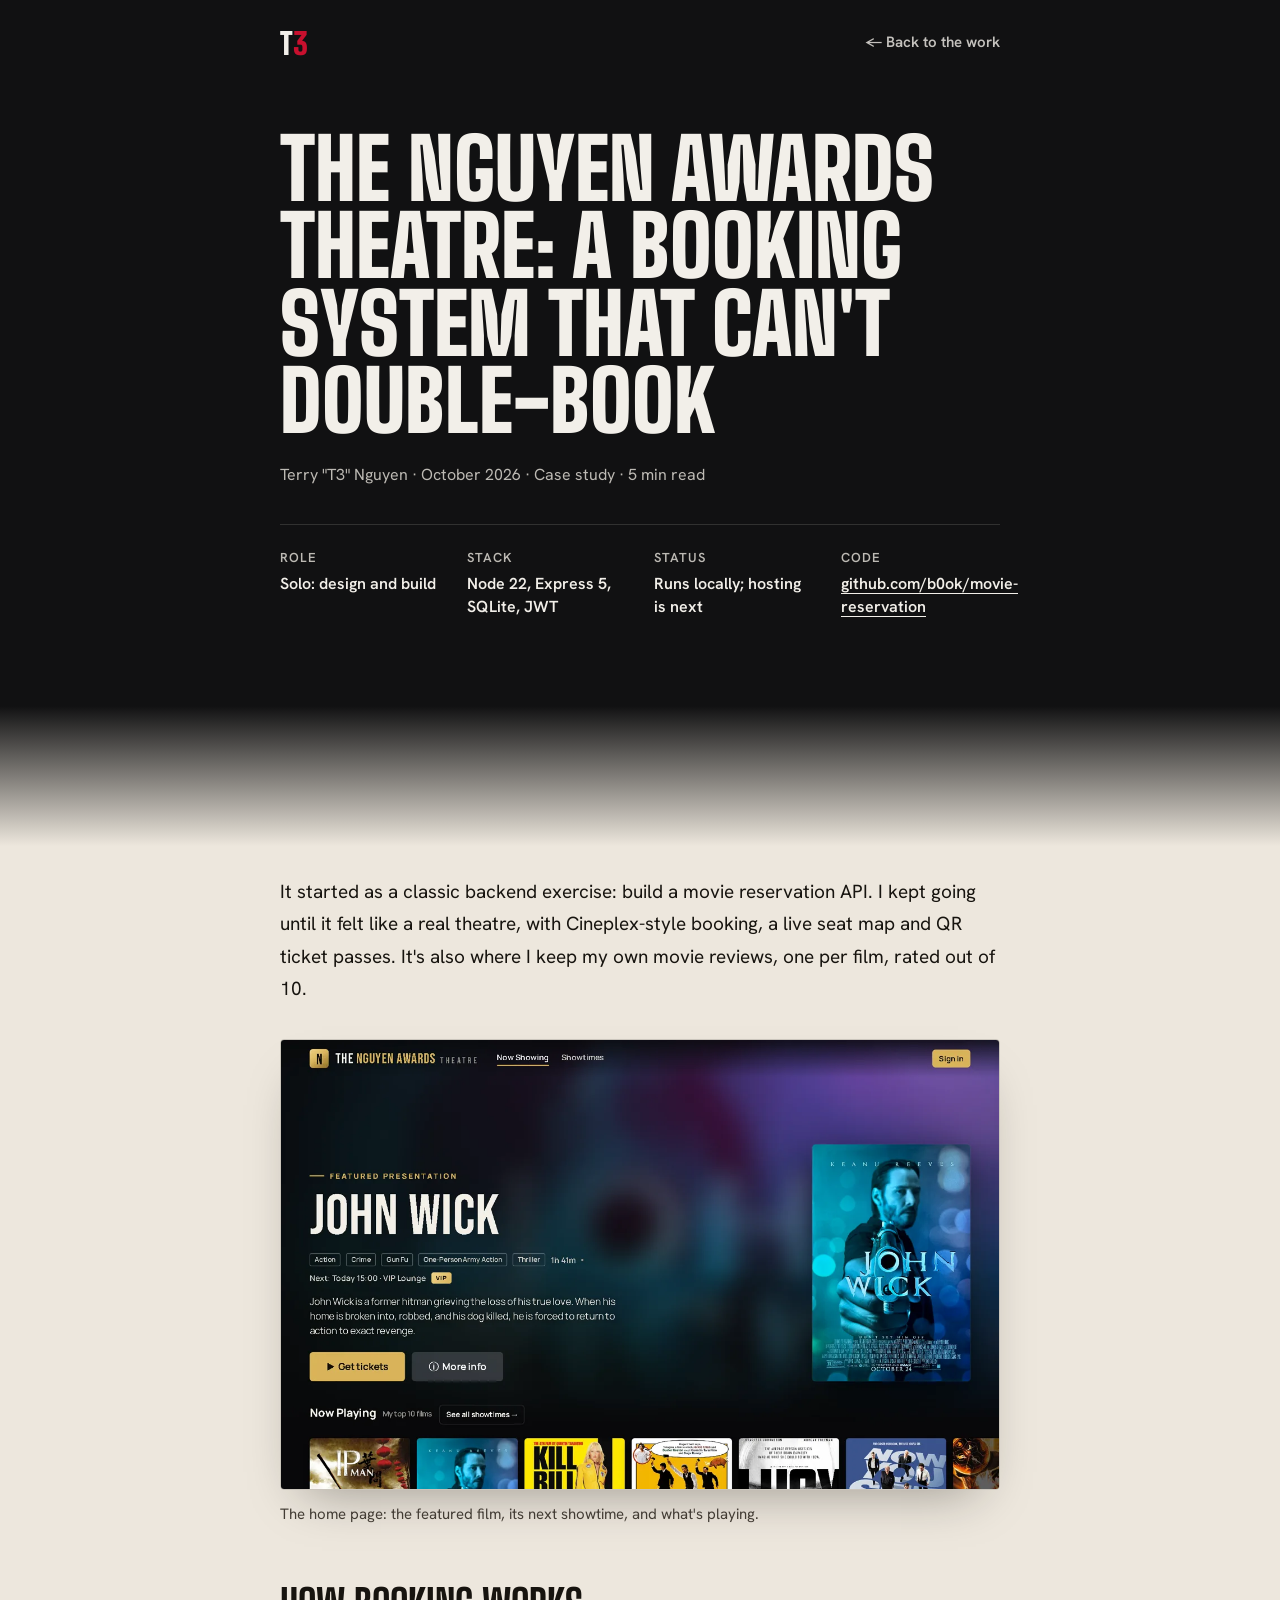
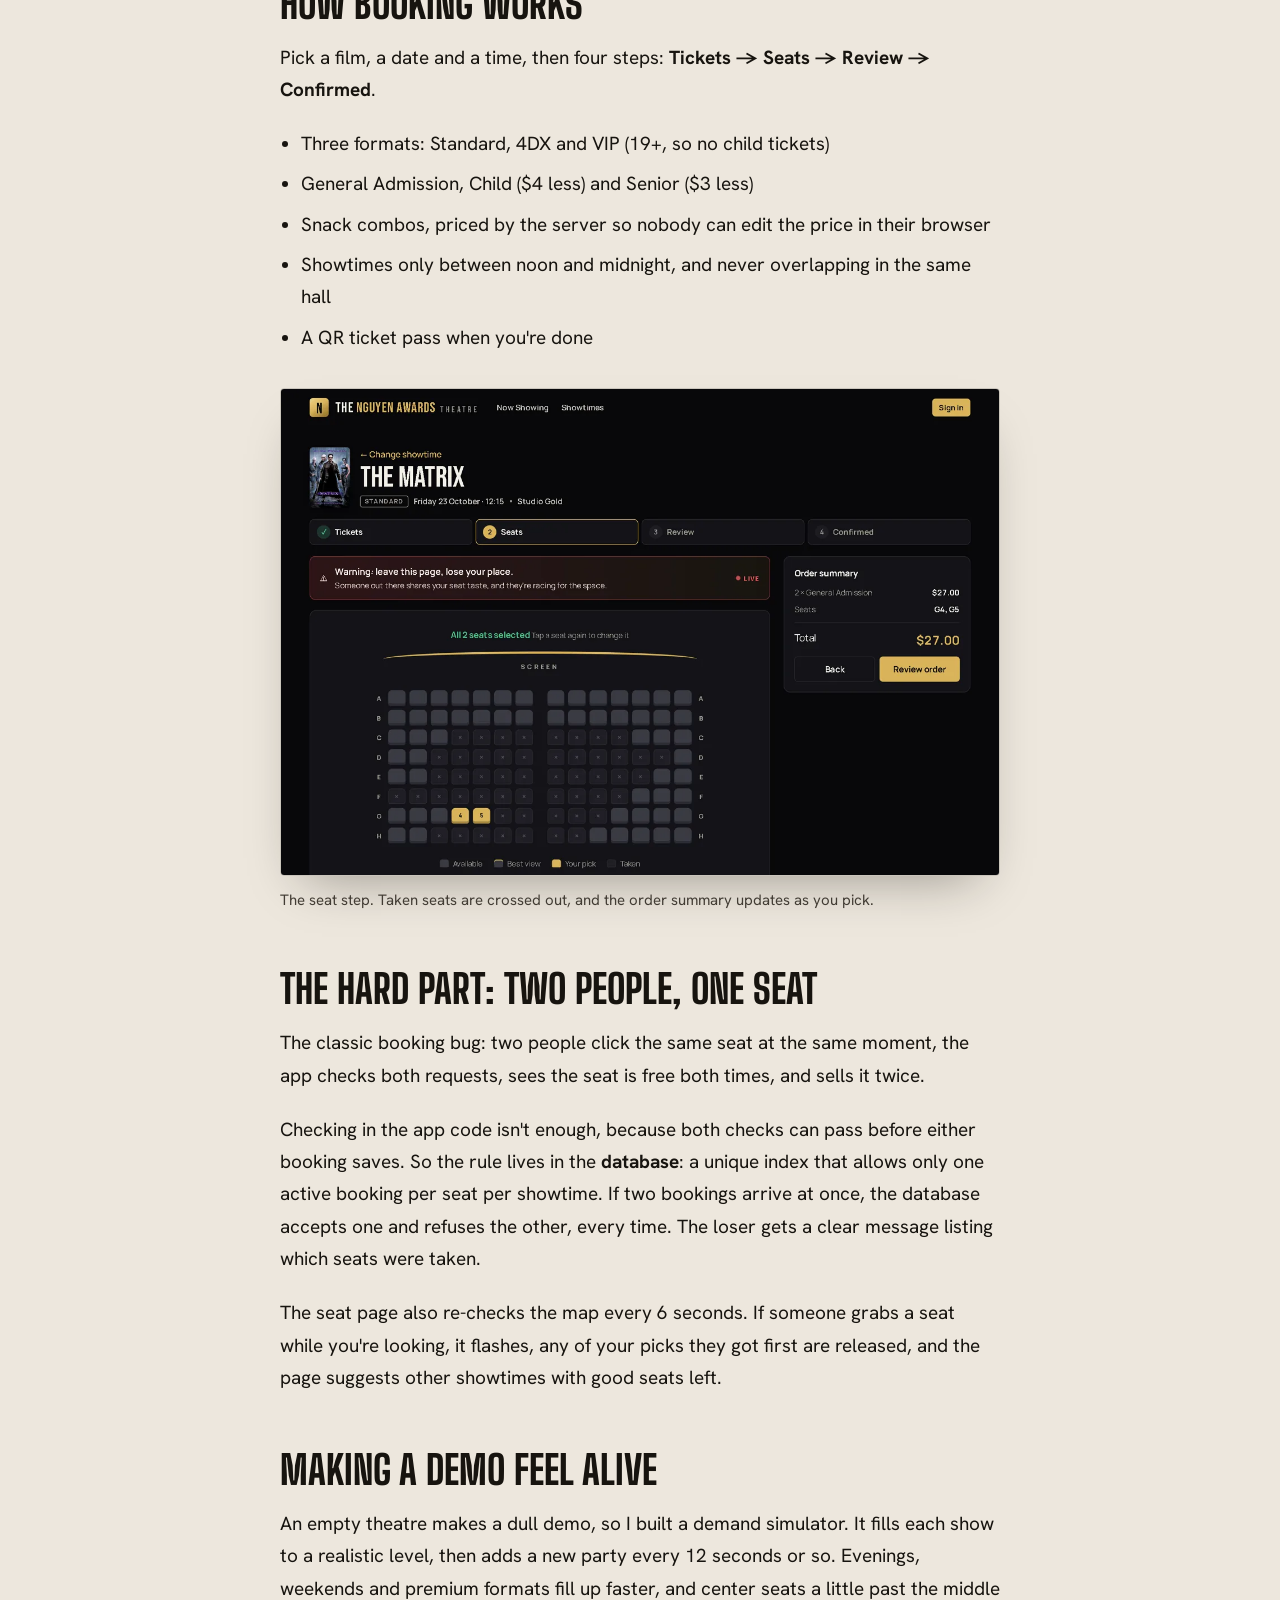
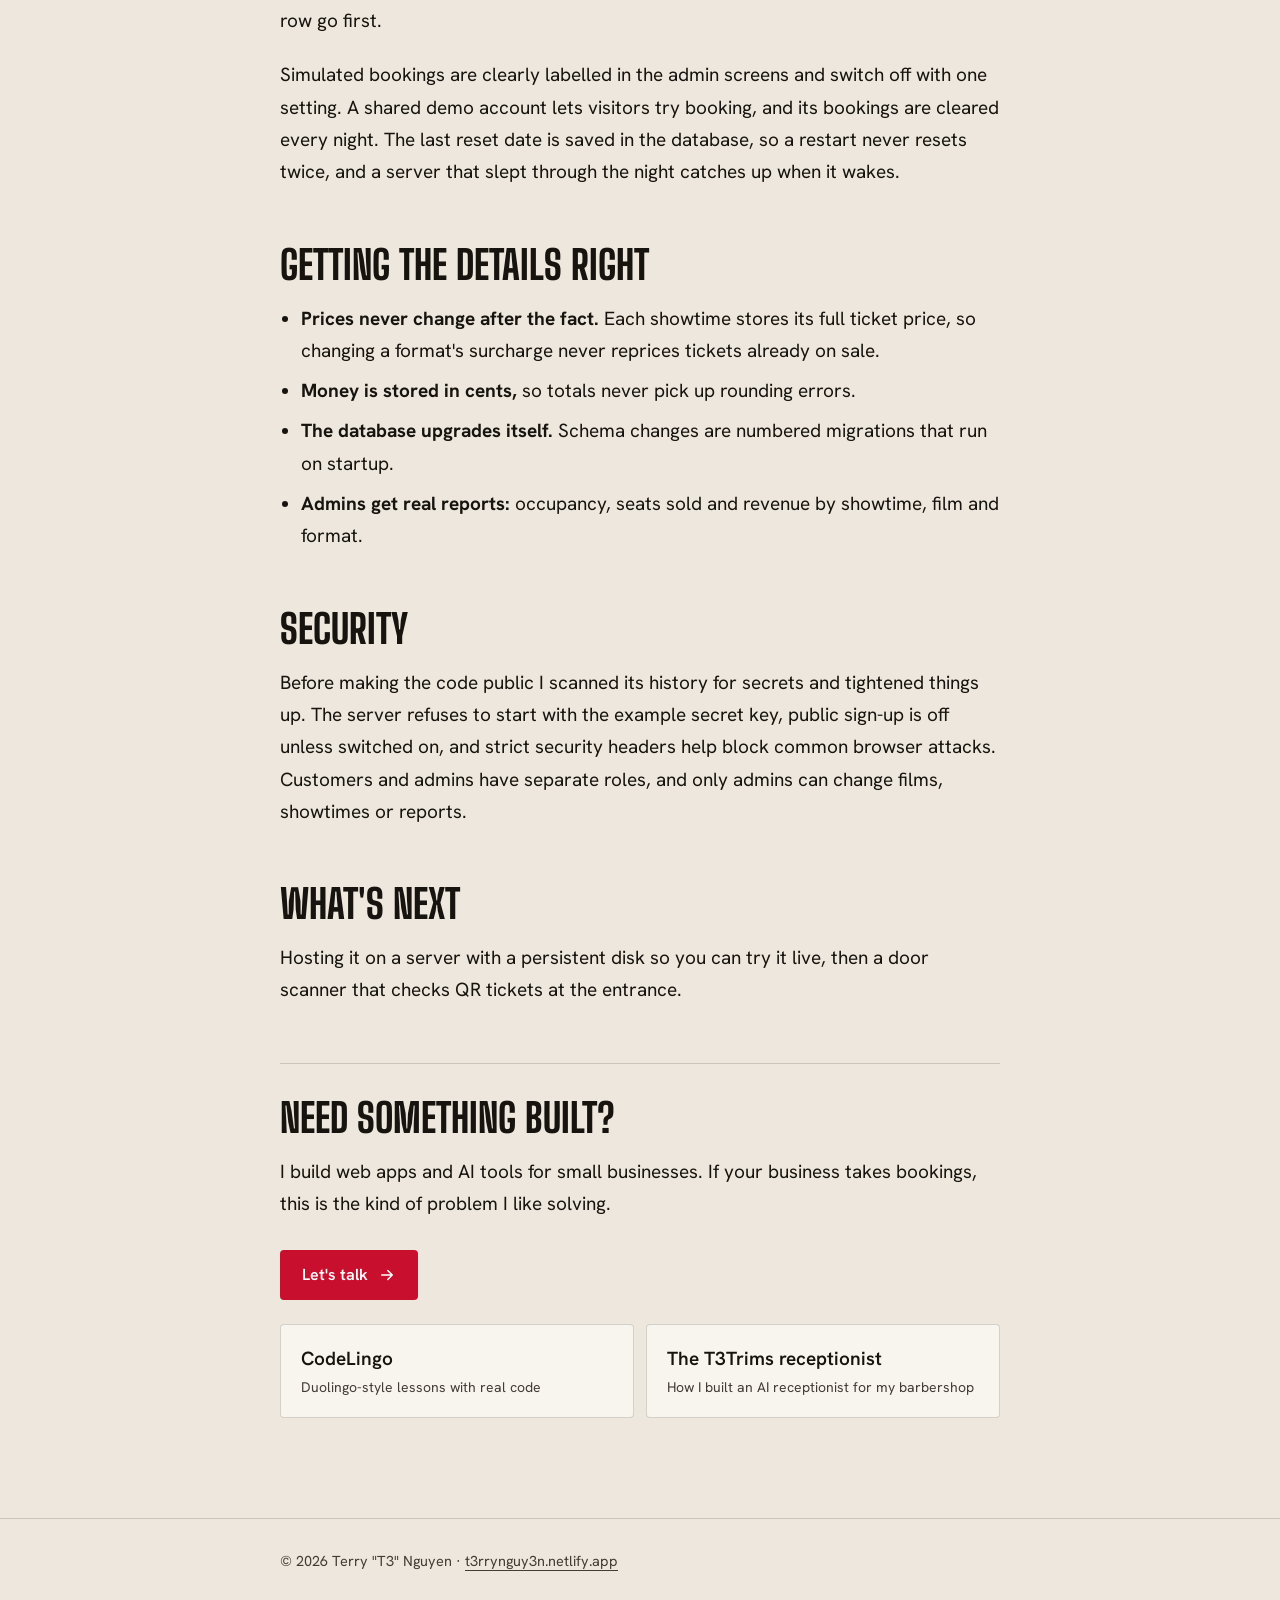
<file: posts/theatre.html>
<!DOCTYPE html>
<html lang="en">
<head>
<meta charset="UTF-8">
<meta name="viewport" content="width=device-width, initial-scale=1.0">
<title>The Nguyen Awards Theatre: a booking system that can't double-book | T3</title>
<meta name="description" content="Case study: a Cineplex-style movie booking app in Node, Express and SQLite, built so two people can never get the same seat.">
<meta name="theme-color" content="#111112">
<meta property="og:title" content="The Nguyen Awards Theatre: a booking system that can't double-book">
<meta property="og:description" content="Cineplex-style booking, live seat maps, and a database rule that makes double-booking impossible.">
<meta property="og:image" content="https://t3rrynguy3n.netlify.app/images/og.png">
<meta property="og:type" content="article">
<meta property="og:url" content="https://t3rrynguy3n.netlify.app/posts/theatre.html">
<link rel="preconnect" href="https://fonts.googleapis.com">
<link rel="preconnect" href="https://fonts.gstatic.com" crossorigin>
<link href="https://fonts.googleapis.com/css2?family=Big+Shoulders+Display:wght@800;900&family=Hanken+Grotesk:wght@400;600;700&display=swap" rel="stylesheet">
<link rel="stylesheet" href="post.css">
</head>
<body>

<header>
  <div class="wrap">
    <div class="bar">
      <a class="mark" href="../">T<span>3</span></a>
      <a class="back" href="../#work">← Back to the work</a>
    </div>
    <h1>The Nguyen Awards Theatre: a booking system that can't double-book</h1>
    <p class="meta">Terry "T3" Nguyen · October 2026 · Case study · 5 min read</p>
    <dl class="facts">
      <div><dt>Role</dt><dd>Solo: design and build</dd></div>
      <div><dt>Stack</dt><dd>Node 22, Express 5, SQLite, JWT</dd></div>
      <div><dt>Status</dt><dd>Runs locally; hosting is next</dd></div>
      <div><dt>Code</dt><dd><a href="https://github.com/b0ok/movie-reservation" target="_blank" rel="noopener">github.com/b0ok/movie-reservation</a></dd></div>
    </dl>
  </div>
</header>

<main>
<article class="wrap">
  <p>It started as a classic backend exercise: build a movie reservation API. I kept going until it felt like a real theatre, with Cineplex-style booking, a live seat map and QR ticket passes. It's also where I keep my own movie reviews, one per film, rated out of 10.</p>

  <figure class="wide">
    <img src="../images/theatre.webp" alt="The Nguyen Awards Theatre home page featuring John Wick, with its next showtime, a Get tickets button and a Now Playing row" width="1280" height="800">
    <figcaption>The home page: the featured film, its next showtime, and what's playing.</figcaption>
  </figure>

  <h2>How booking works</h2>
  <p>Pick a film, a date and a time, then four steps: <strong>Tickets → Seats → Review → Confirmed</strong>.</p>
  <ul>
    <li>Three formats: Standard, 4DX and VIP (19+, so no child tickets)</li>
    <li>General Admission, Child ($4 less) and Senior ($3 less)</li>
    <li>Snack combos, priced by the server so nobody can edit the price in their browser</li>
    <li>Showtimes only between noon and midnight, and never overlapping in the same hall</li>
    <li>A QR ticket pass when you're done</li>
  </ul>
  <figure class="wide">
    <img src="../images/theatre-seats.webp" alt="The seat step for The Matrix: two seats, G4 and G5, picked on the seat map, with an order summary showing $27.00" width="1280" height="866">
    <figcaption>The seat step. Taken seats are crossed out, and the order summary updates as you pick.</figcaption>
  </figure>

  <h2>The hard part: two people, one seat</h2>
  <p>The classic booking bug: two people click the same seat at the same moment, the app checks both requests, sees the seat is free both times, and sells it twice.</p>
  <p>Checking in the app code isn't enough, because both checks can pass before either booking saves. So the rule lives in the <strong>database</strong>: a unique index that allows only one active booking per seat per showtime. If two bookings arrive at once, the database accepts one and refuses the other, every time. The loser gets a clear message listing which seats were taken.</p>
  <p>The seat page also re-checks the map every 6 seconds. If someone grabs a seat while you're looking, it flashes, any of your picks they got first are released, and the page suggests other showtimes with good seats left.</p>

  <h2>Making a demo feel alive</h2>
  <p>An empty theatre makes a dull demo, so I built a demand simulator. It fills each show to a realistic level, then adds a new party every 12 seconds or so. Evenings, weekends and premium formats fill up faster, and center seats a little past the middle row go first.</p>
  <p>Simulated bookings are clearly labelled in the admin screens and switch off with one setting. A shared demo account lets visitors try booking, and its bookings are cleared every night. The last reset date is saved in the database, so a restart never resets twice, and a server that slept through the night catches up when it wakes.</p>

  <h2>Getting the details right</h2>
  <ul>
    <li><strong>Prices never change after the fact.</strong> Each showtime stores its full ticket price, so changing a format's surcharge never reprices tickets already on sale.</li>
    <li><strong>Money is stored in cents,</strong> so totals never pick up rounding errors.</li>
    <li><strong>The database upgrades itself.</strong> Schema changes are numbered migrations that run on startup.</li>
    <li><strong>Admins get real reports:</strong> occupancy, seats sold and revenue by showtime, film and format.</li>
  </ul>

  <h2>Security</h2>
  <p>Before making the code public I scanned its history for secrets and tightened things up. The server refuses to start with the example secret key, public sign-up is off unless switched on, and strict security headers help block common browser attacks. Customers and admins have separate roles, and only admins can change films, showtimes or reports.</p>

  <h2>What's next</h2>
  <p>Hosting it on a server with a persistent disk so you can try it live, then a door scanner that checks QR tickets at the entrance.</p>

  <div class="cta">
    <h2>Need something built?</h2>
    <p>I build web apps and AI tools for small businesses. If your business takes bookings, this is the kind of problem I like solving.</p>
    <a class="btn" href="../#contact">Let's talk <svg class="i" viewBox="0 0 24 24"><path d="M5 12h14M13 6l6 6-6 6"/></svg></a>
    <nav class="more" aria-label="More case studies">
      <a href="codelingo.html">CodeLingo<span>Duolingo-style lessons with real code</span></a>
      <a href="ai-receptionist.html">The T3Trims receptionist<span>How I built an AI receptionist for my barbershop</span></a>
    </nav>
  </div>
</article>
</main>

<footer>
  <div class="wrap">© 2026 Terry "T3" Nguyen · <a href="../">t3rrynguy3n.netlify.app</a></div>
</footer>

</body>
</html>
</file>
<file: posts/post.css>
:root {
  --g8: #111112; --g6: #353639; --g0: #ede7dd;
  --ink-light: #f2efe9; --ink-light-2: #bdbab4; --ink-dark: #17140f; --ink-dark-2: #423c34;
  --red: #c8102e; --red-hover: #a50d26; --steel-dark: rgba(23,20,15,0.16);
  --display: "Big Shoulders Display", "Arial Narrow", sans-serif;
  --body: "Hanken Grotesk", system-ui, sans-serif;
}
* { box-sizing: border-box; margin: 0; padding: 0; }
body { font: 19px/1.7 var(--body); background: var(--g0); color: var(--ink-dark); -webkit-font-smoothing: antialiased; caret-color: var(--red); }
::selection { background: var(--red); color: #fff; }
a { color: inherit; text-underline-offset: 4px; text-decoration-thickness: 1px; }
a:hover { color: var(--red); }
:focus-visible { outline: 2px solid var(--red); outline-offset: 3px; border-radius: 2px; }
.wrap { width: min(720px, 100% - 40px); margin: 0 auto; }

header { background: var(--g8); color: var(--ink-light); padding: 28px 0 88px; position: relative; }
header::after { content: ""; position: absolute; left: 0; right: 0; bottom: -140px; height: 140px; background: linear-gradient(var(--g8), var(--g0)); }
.bar { display: flex; justify-content: space-between; align-items: center; margin-bottom: 72px; }
.mark { font: 900 30px/1 var(--display); text-decoration: none; }
.mark span { color: var(--red); }
.back { font-size: 15px; font-weight: 600; text-decoration: none; opacity: .8; }
.back:hover { opacity: 1; color: var(--ink-light); }
h1 { font: 900 clamp(46px, 8vw, 84px)/0.92 var(--display); text-transform: uppercase; text-wrap: balance; }
.meta { margin-top: 22px; font-size: 16px; color: var(--ink-light-2); }

article { position: relative; z-index: 1; padding: 170px 0 100px; }
article p { margin-bottom: 22px; max-width: 66ch; }
article h2 { font: 800 clamp(30px, 4.4vw, 40px)/1 var(--display); text-transform: uppercase; margin: 56px 0 18px; }
article ul { margin: 0 0 22px 1.1em; }
article li { margin-bottom: 8px; }
article strong { font-weight: 700; }
figure { margin: 34px 0 40px; }
figure img { display: block; width: 100%; height: auto; max-width: 560px; border-radius: 4px; border: 1px solid var(--steel-dark); box-shadow: 0 24px 50px -24px rgba(23,20,15,.4); }
figcaption { margin-top: 12px; font-size: 15px; color: var(--ink-dark-2); }
blockquote { margin: 0 0 22px; padding: 18px 22px; background: #f8f4ee; border: 1px solid var(--steel-dark); border-radius: 4px; font-size: 17px; color: var(--ink-dark-2); }
.cta { margin-top: 56px; padding-top: 34px; border-top: 1px solid var(--steel-dark); }
.cta h2 { margin-top: 0; }
.btn { display: inline-flex; align-items: center; gap: 10px; margin-top: 8px; font: 600 16px/1 var(--body); padding: 16px 22px; border-radius: 4px; text-decoration: none; background: var(--red); color: #fff; }
.btn:hover { background: var(--red-hover); color: #fff; }
svg.i { width: 18px; height: 18px; stroke: currentColor; fill: none; stroke-width: 2; stroke-linecap: round; stroke-linejoin: round; }
footer { border-top: 1px solid var(--steel-dark); padding: 30px 0 44px; font-size: 14.5px; color: var(--ink-dark-2); }
@media (max-width: 640px) { body { font-size: 18px; } header { padding-bottom: 60px; } .bar { margin-bottom: 52px; } }

/* case studies */
.facts { display: grid; grid-template-columns: repeat(auto-fit, minmax(150px, 1fr)); gap: 18px 28px; margin-top: 36px; padding-top: 22px; border-top: 1px solid rgba(242,239,233,.14); }
.facts dt { font-size: 13px; font-weight: 600; letter-spacing: .08em; text-transform: uppercase; color: var(--ink-light-2); }
.facts dd { margin-top: 4px; font-size: 16px; font-weight: 600; line-height: 1.4; }
.facts a:hover { color: var(--ink-light); }
figure.wide img { max-width: 100%; height: auto; }
.more { display: grid; grid-template-columns: repeat(auto-fit, minmax(200px, 1fr)); gap: 12px; margin-top: 24px; }
.more a { display: block; padding: 18px 20px; border: 1px solid var(--steel-dark); border-radius: 4px; background: #f8f4ee; text-decoration: none; font-weight: 600; }
.more a span { display: block; font-size: 14px; font-weight: 400; color: var(--ink-dark-2); }
.more a:hover { border-color: var(--red); }
code { white-space: nowrap; font: 0.9em/1 ui-monospace, Consolas, monospace; background: #f8f4ee; border: 1px solid var(--steel-dark); border-radius: 3px; padding: 2px 5px; }
</file>
